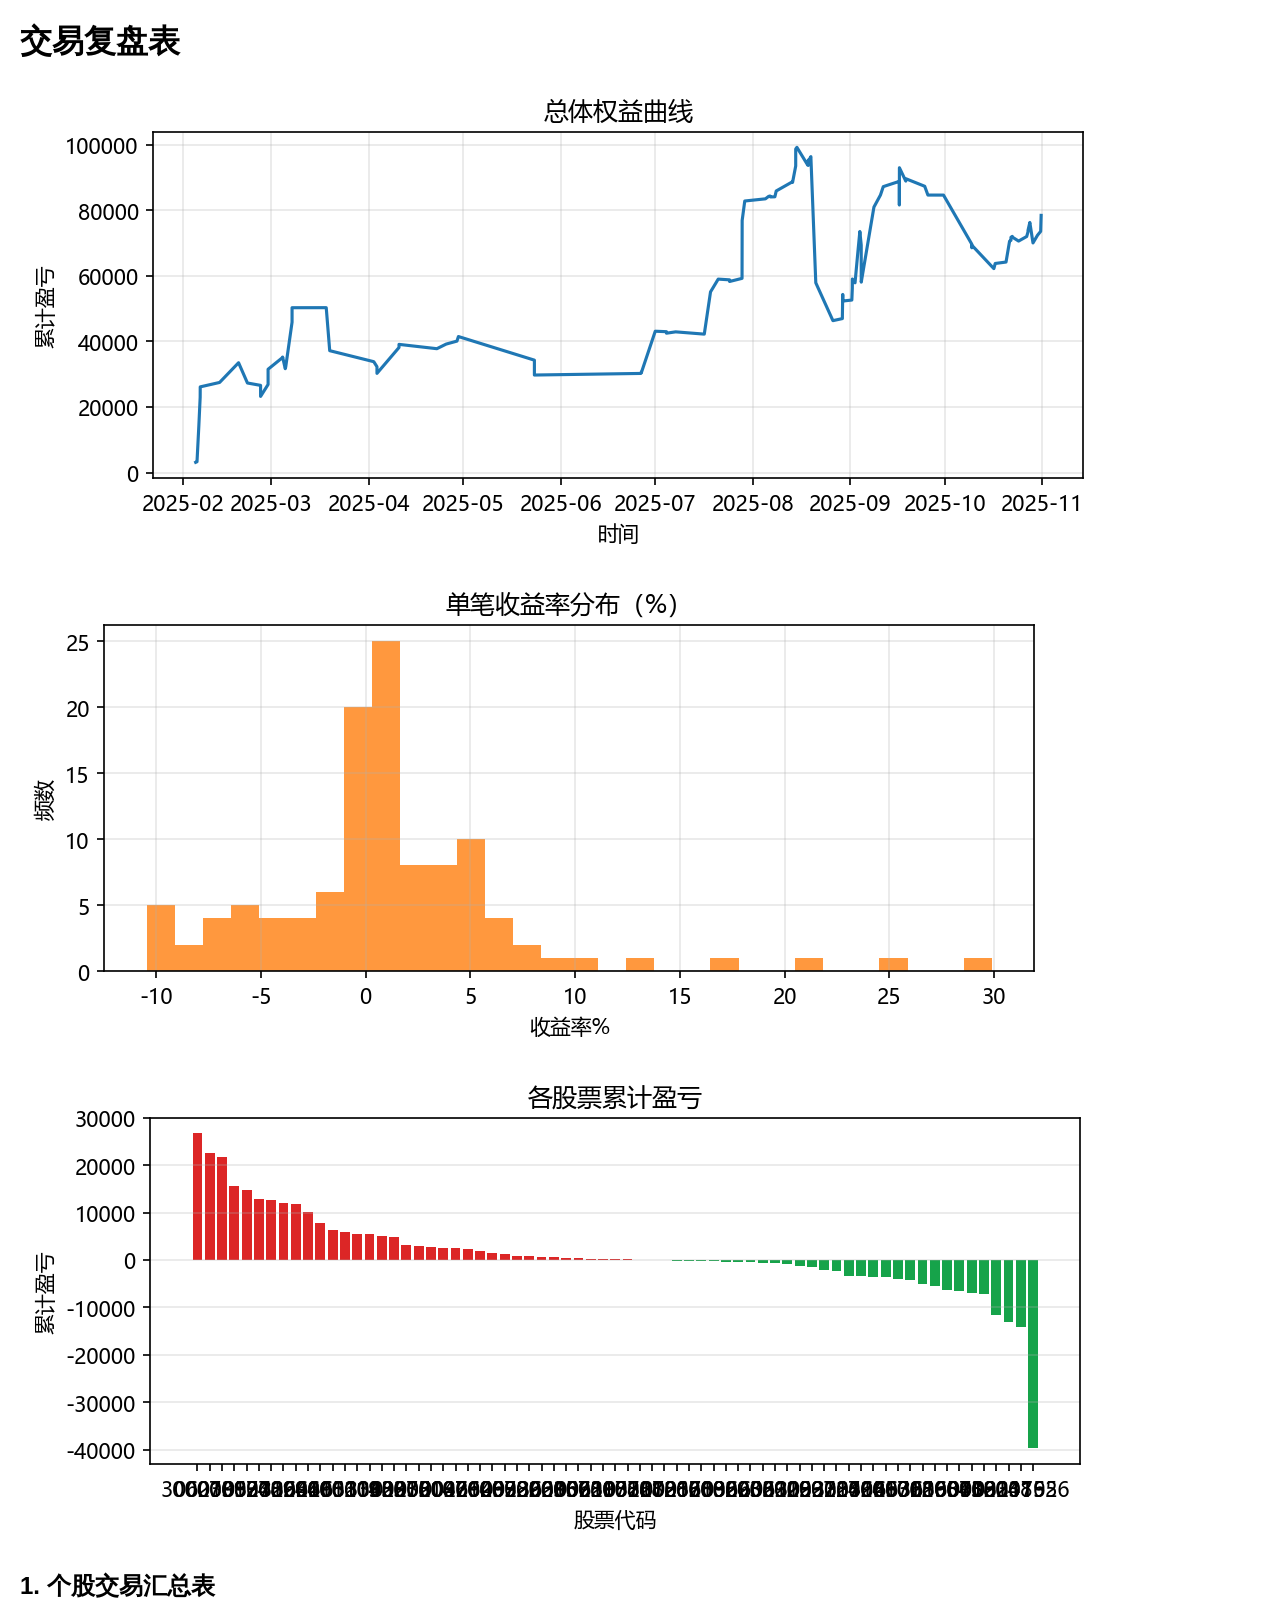
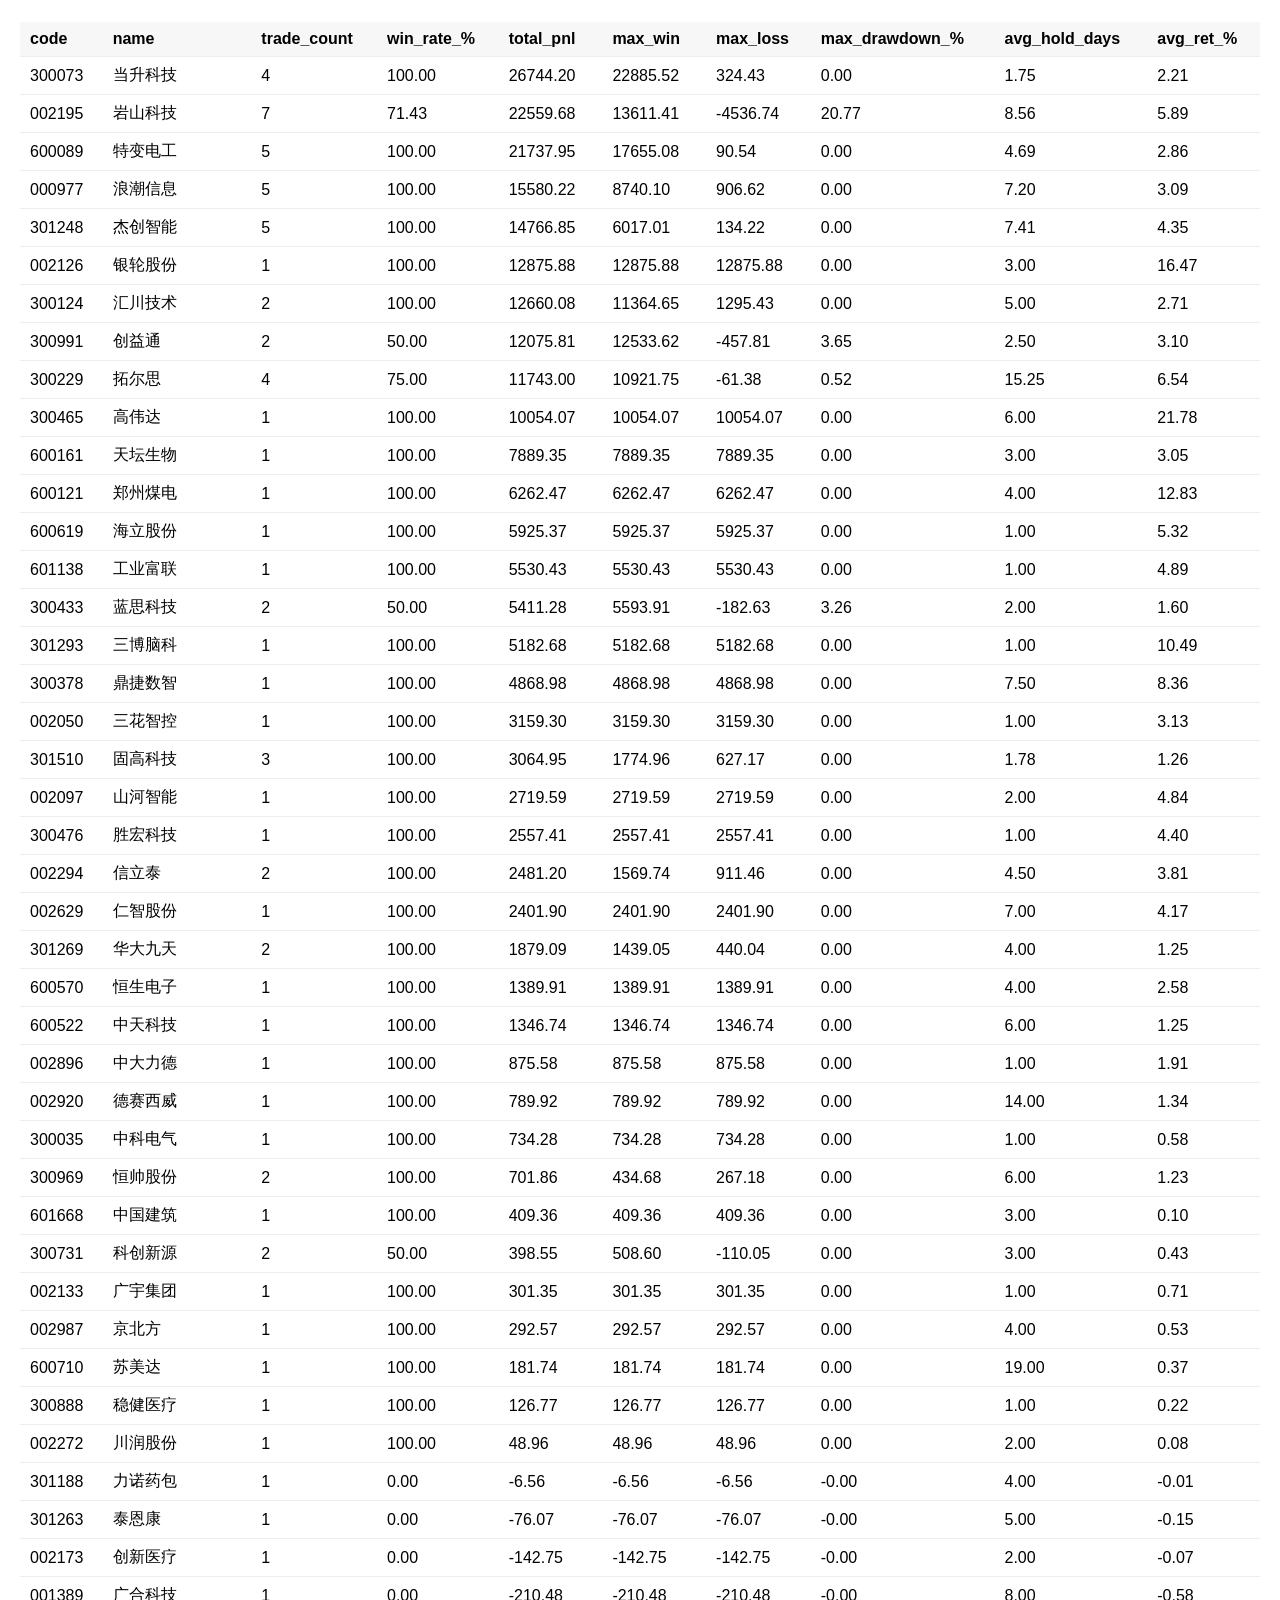
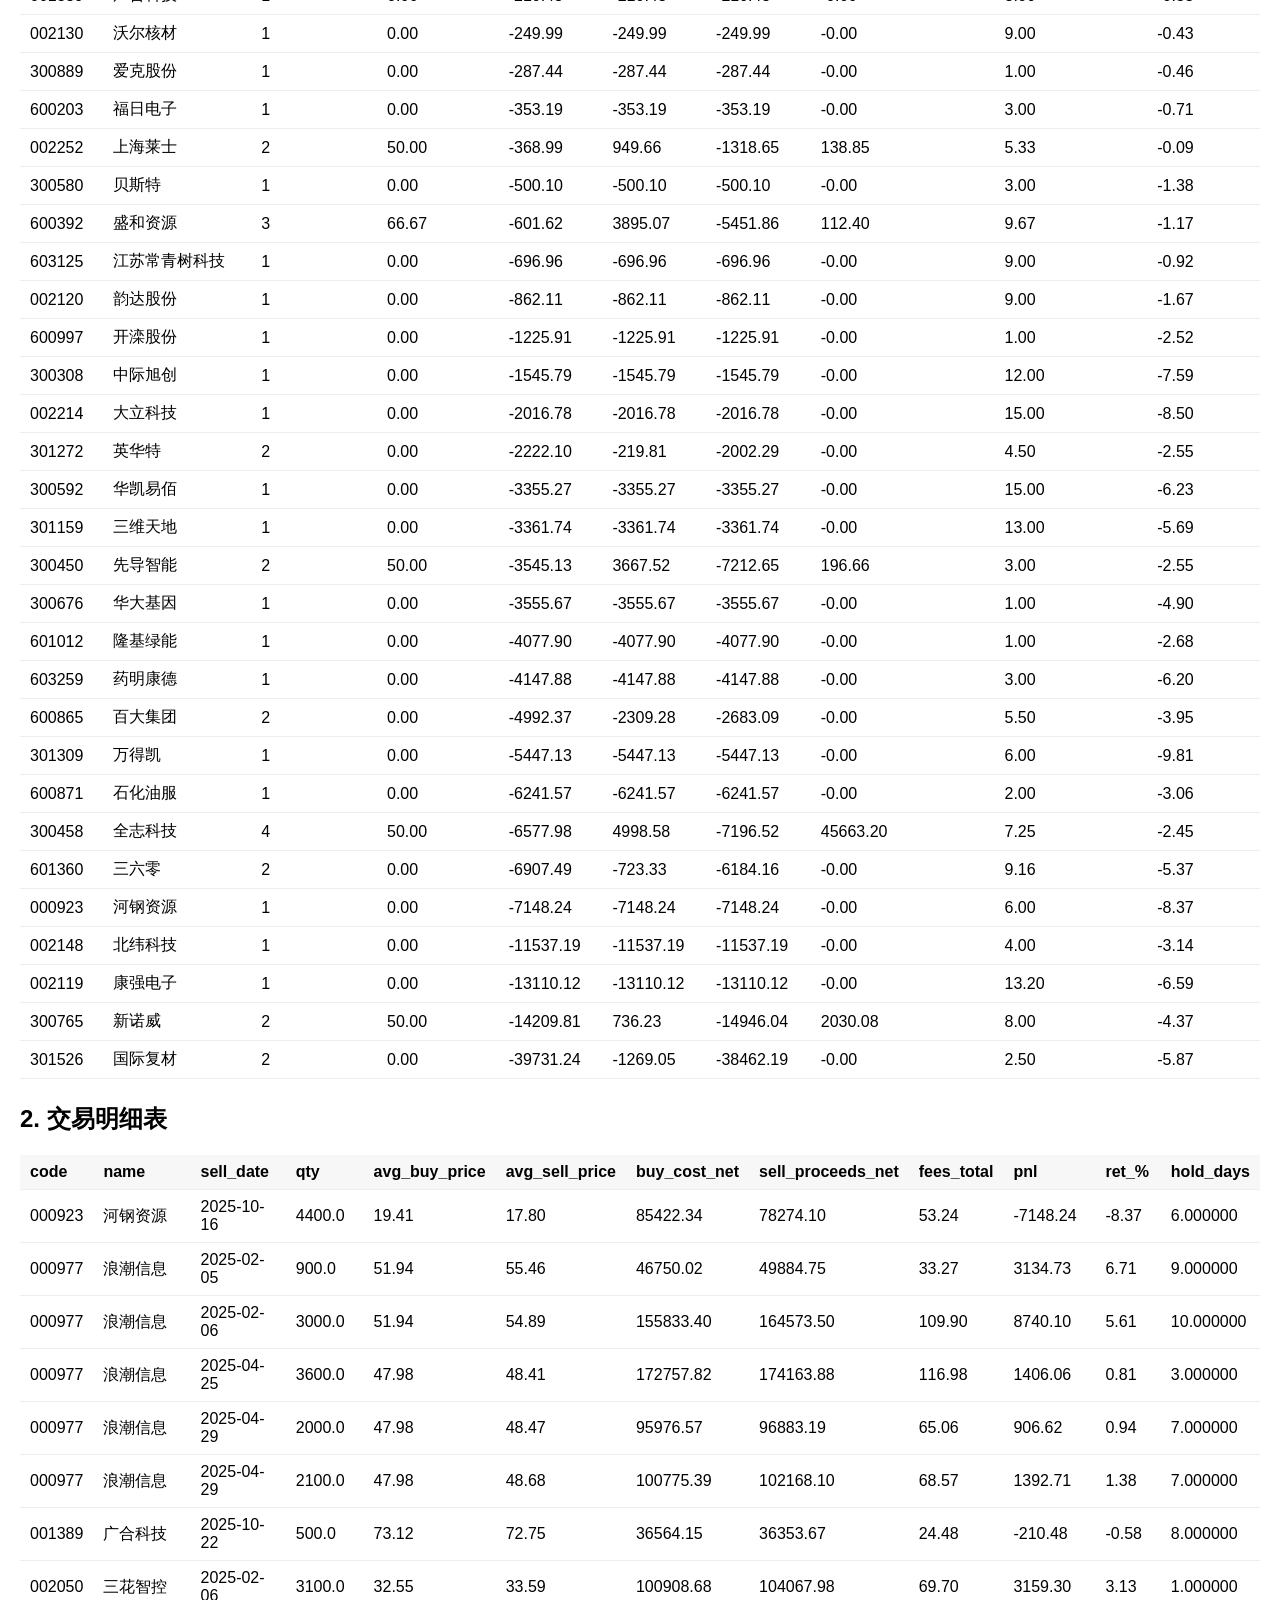
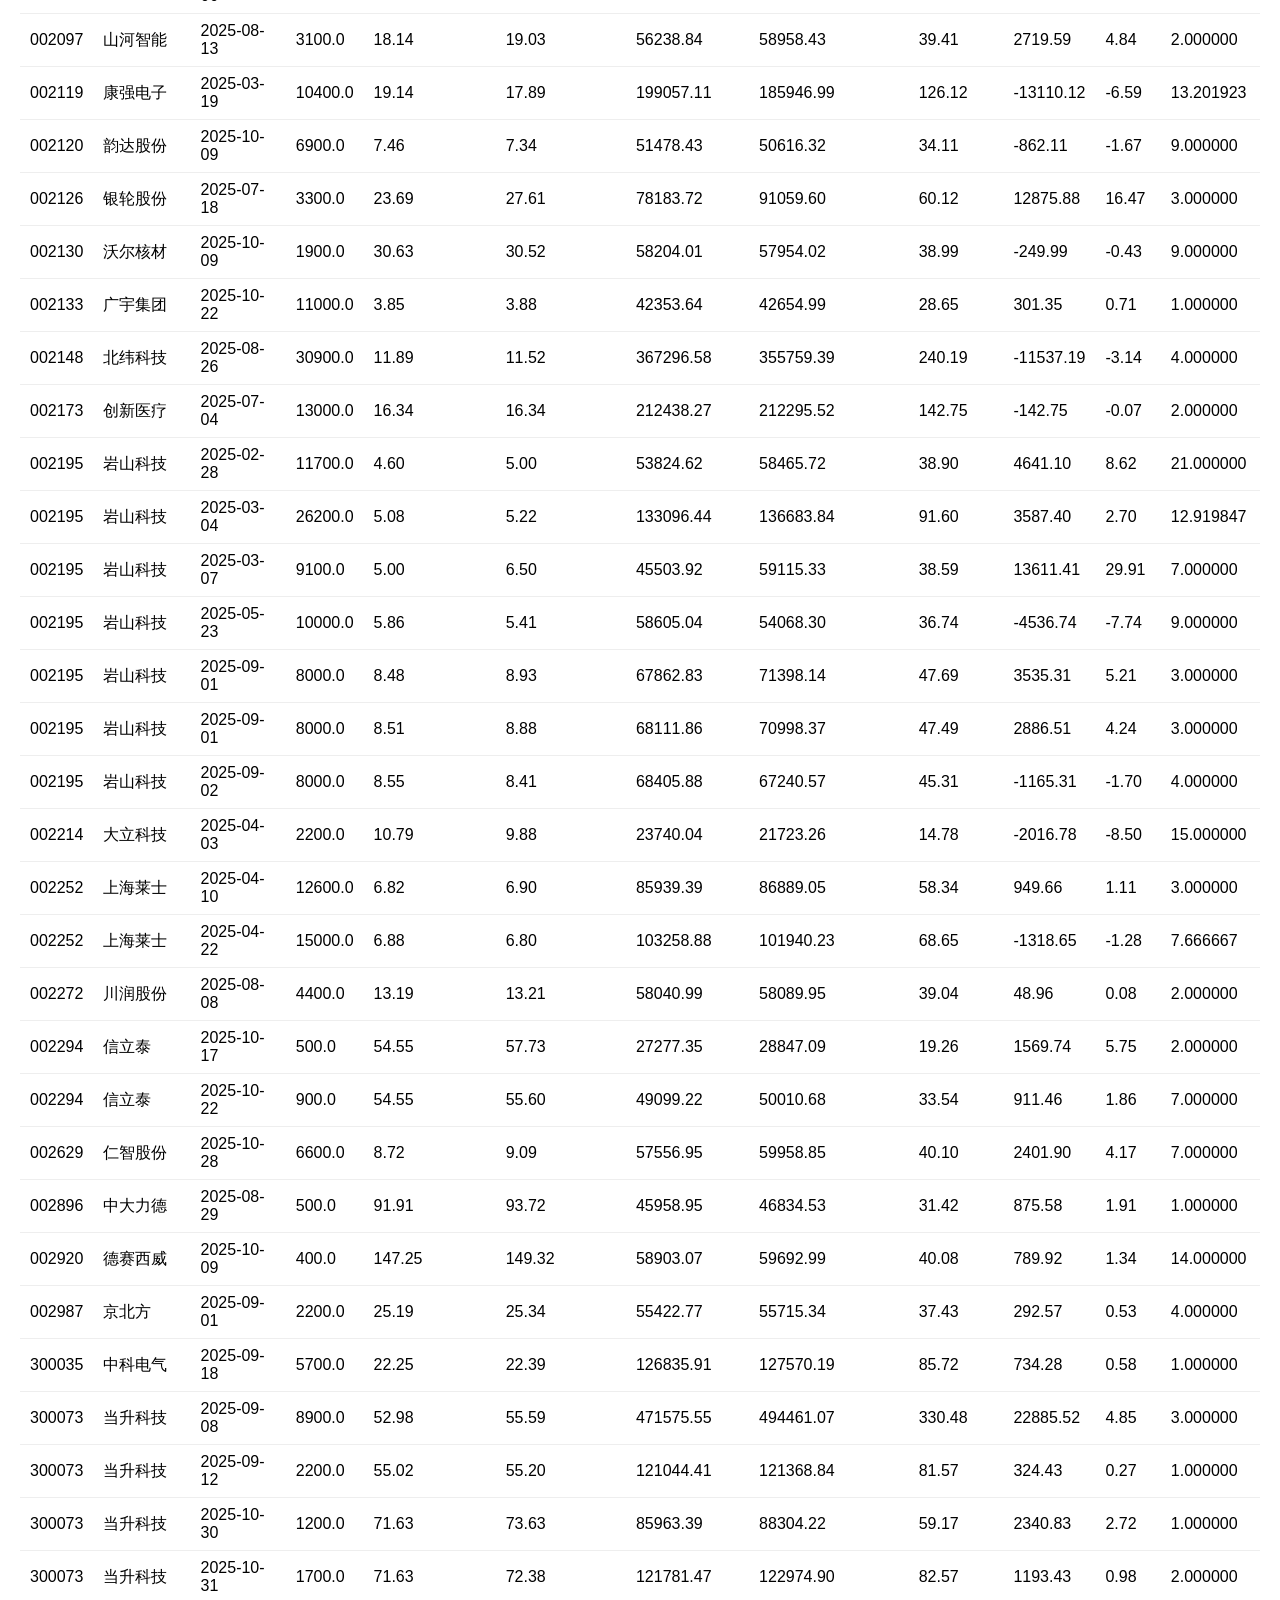
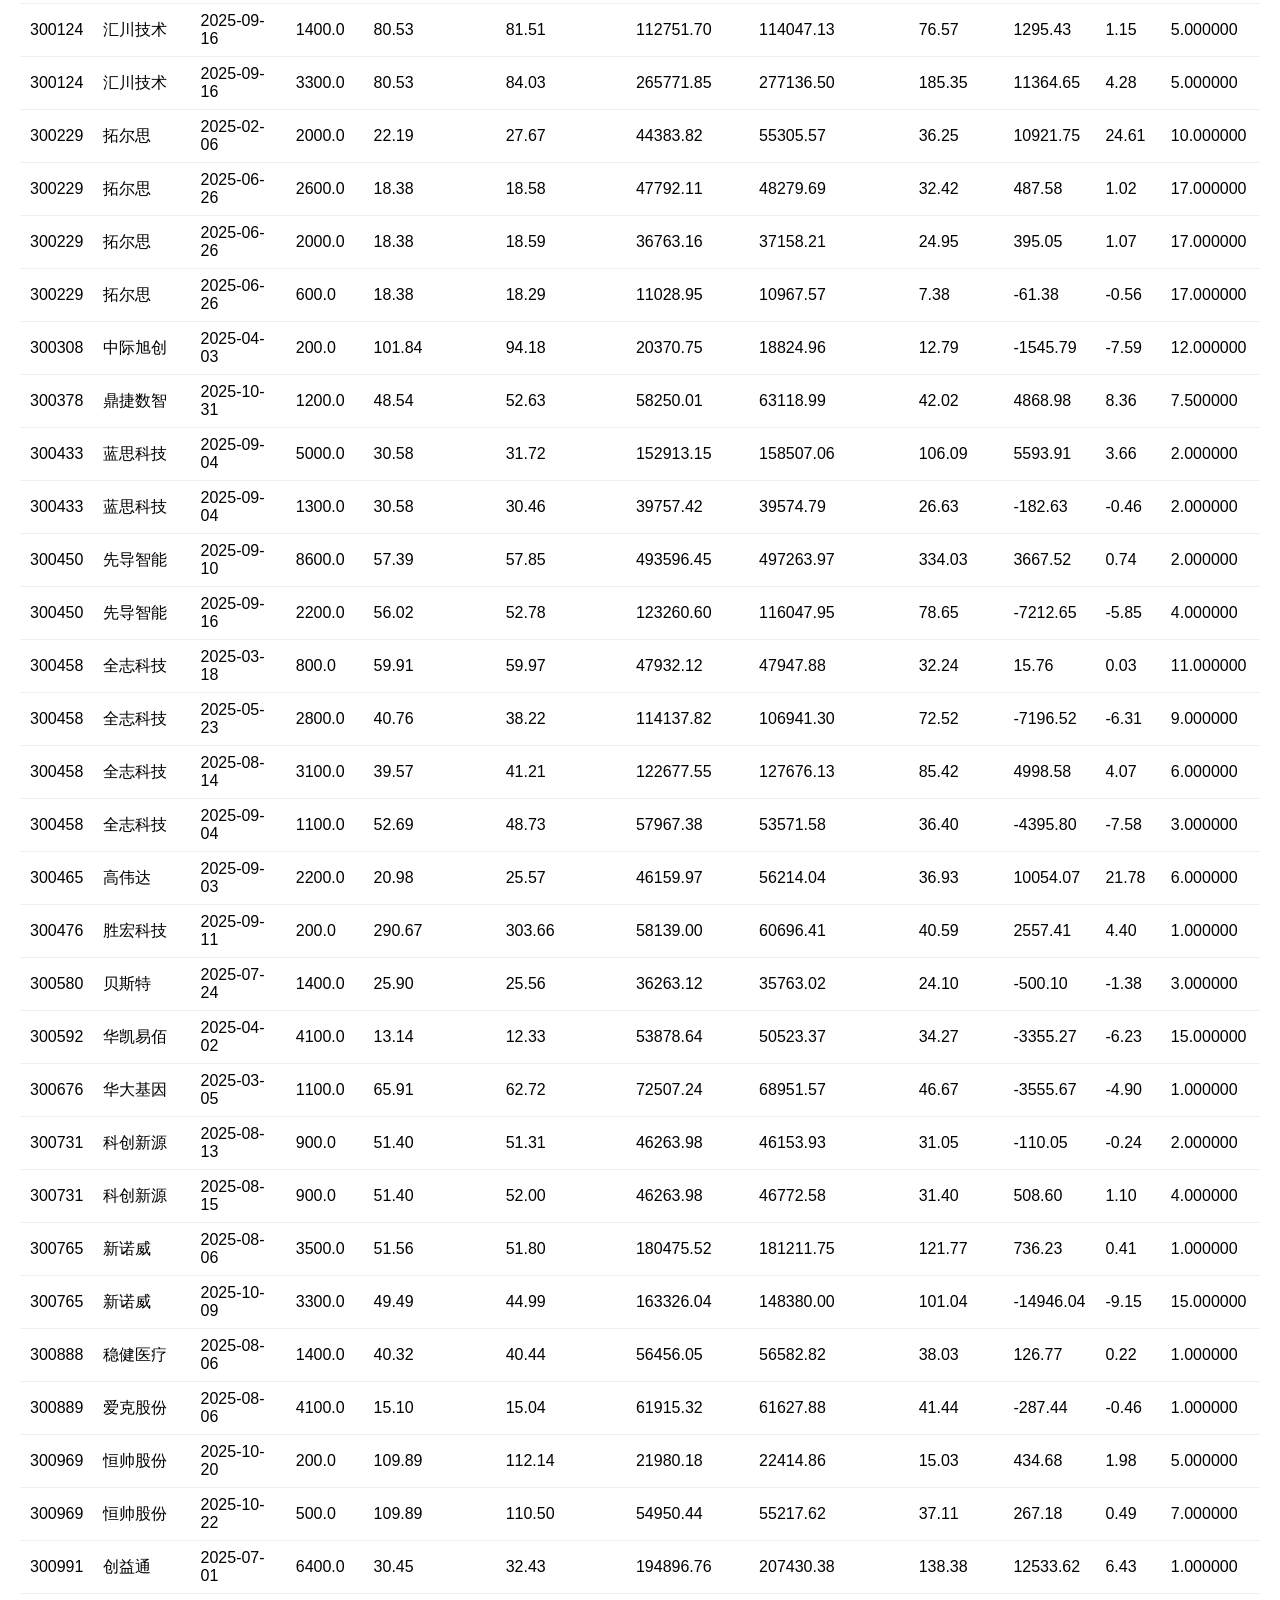
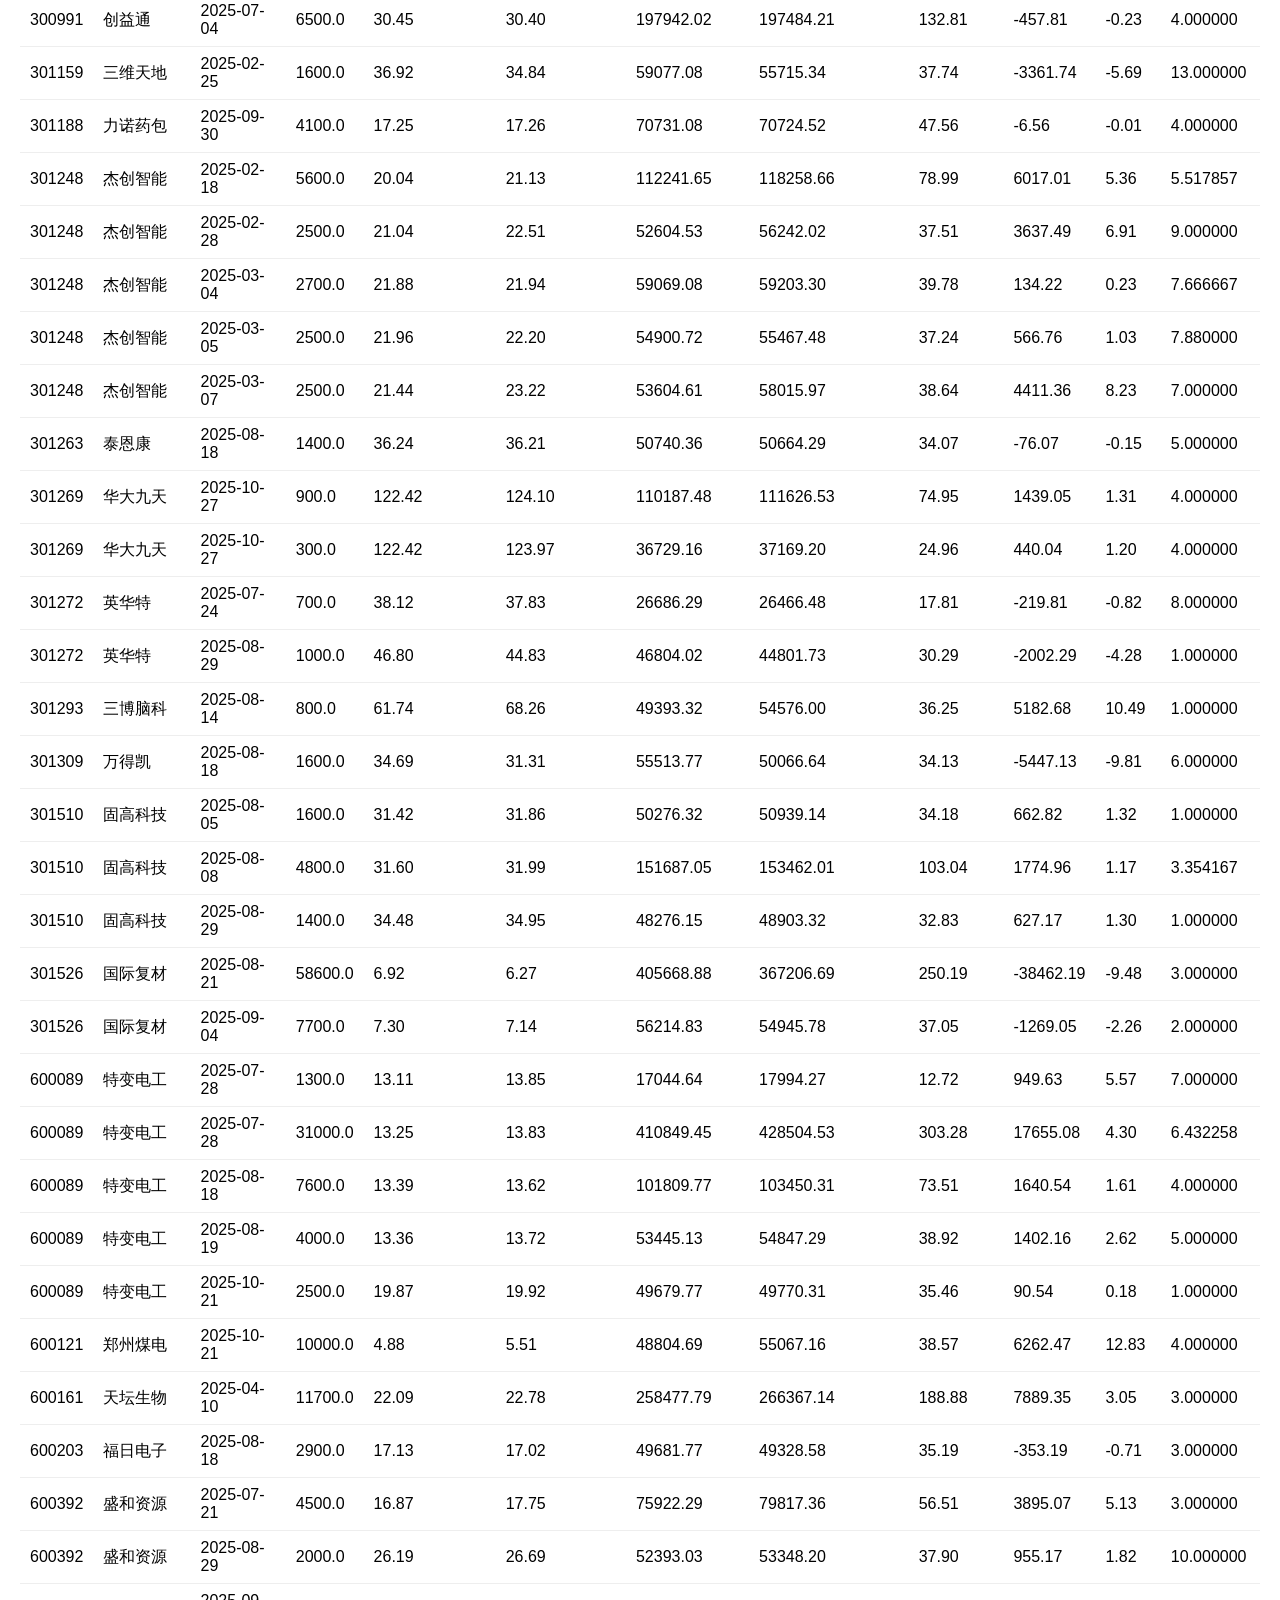
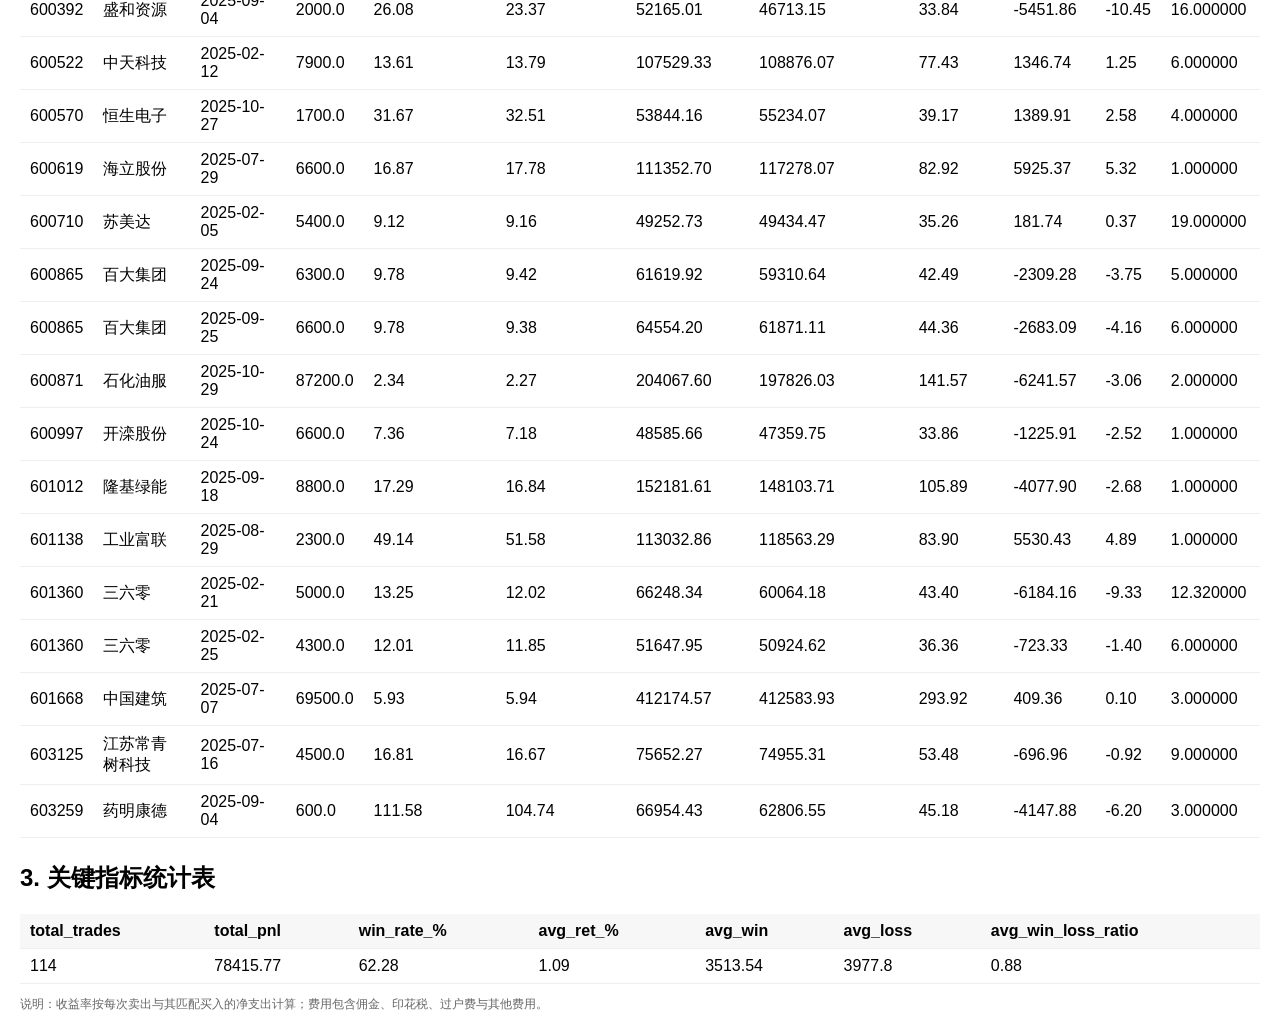
<file: apps/trade_review/reports/trade_review.html>
<html>
    <head>
      <meta charset='utf-8'>
      <title>交易复盘表</title>
      
    <style>
    body { font-family: 'Microsoft YaHei', Arial, sans-serif; margin: 20px; }
    h2 { margin-top: 24px; }
    .table { width: 100%; border-collapse: collapse; }
    .table th, .table td { padding: 8px 10px; border-bottom: 1px solid #eee; }
    .table th { background: #f7f7f7; text-align: left; }
    .grid { display: grid; grid-template-columns: 1fr; gap: 18px; }
    .chart { width: 100%; }
    .note { color: #666; font-size: 12px; }
    </style>
    
    </head>
    <body>
      <h1>交易复盘表</h1>
      <div class='grid'>
        <div class='chart'><img src='[data-uri]' /></div>
        <div class='chart'><img src='[data-uri]' /></div>
        <div class='chart'><img src='[data-uri]' /></div>
      </div>

      <h2>1. 个股交易汇总表</h2>
      <table class="dataframe table">
  <thead>
    <tr style="text-align: right;">
      <th>code</th>
      <th>name</th>
      <th>trade_count</th>
      <th>win_rate_%</th>
      <th>total_pnl</th>
      <th>max_win</th>
      <th>max_loss</th>
      <th>max_drawdown_%</th>
      <th>avg_hold_days</th>
      <th>avg_ret_%</th>
    </tr>
  </thead>
  <tbody>
    <tr>
      <td>300073</td>
      <td>当升科技</td>
      <td>4</td>
      <td>100.00</td>
      <td>26744.20</td>
      <td>22885.52</td>
      <td>324.43</td>
      <td>0.00</td>
      <td>1.75</td>
      <td>2.21</td>
    </tr>
    <tr>
      <td>002195</td>
      <td>岩山科技</td>
      <td>7</td>
      <td>71.43</td>
      <td>22559.68</td>
      <td>13611.41</td>
      <td>-4536.74</td>
      <td>20.77</td>
      <td>8.56</td>
      <td>5.89</td>
    </tr>
    <tr>
      <td>600089</td>
      <td>特变电工</td>
      <td>5</td>
      <td>100.00</td>
      <td>21737.95</td>
      <td>17655.08</td>
      <td>90.54</td>
      <td>0.00</td>
      <td>4.69</td>
      <td>2.86</td>
    </tr>
    <tr>
      <td>000977</td>
      <td>浪潮信息</td>
      <td>5</td>
      <td>100.00</td>
      <td>15580.22</td>
      <td>8740.10</td>
      <td>906.62</td>
      <td>0.00</td>
      <td>7.20</td>
      <td>3.09</td>
    </tr>
    <tr>
      <td>301248</td>
      <td>杰创智能</td>
      <td>5</td>
      <td>100.00</td>
      <td>14766.85</td>
      <td>6017.01</td>
      <td>134.22</td>
      <td>0.00</td>
      <td>7.41</td>
      <td>4.35</td>
    </tr>
    <tr>
      <td>002126</td>
      <td>银轮股份</td>
      <td>1</td>
      <td>100.00</td>
      <td>12875.88</td>
      <td>12875.88</td>
      <td>12875.88</td>
      <td>0.00</td>
      <td>3.00</td>
      <td>16.47</td>
    </tr>
    <tr>
      <td>300124</td>
      <td>汇川技术</td>
      <td>2</td>
      <td>100.00</td>
      <td>12660.08</td>
      <td>11364.65</td>
      <td>1295.43</td>
      <td>0.00</td>
      <td>5.00</td>
      <td>2.71</td>
    </tr>
    <tr>
      <td>300991</td>
      <td>创益通</td>
      <td>2</td>
      <td>50.00</td>
      <td>12075.81</td>
      <td>12533.62</td>
      <td>-457.81</td>
      <td>3.65</td>
      <td>2.50</td>
      <td>3.10</td>
    </tr>
    <tr>
      <td>300229</td>
      <td>拓尔思</td>
      <td>4</td>
      <td>75.00</td>
      <td>11743.00</td>
      <td>10921.75</td>
      <td>-61.38</td>
      <td>0.52</td>
      <td>15.25</td>
      <td>6.54</td>
    </tr>
    <tr>
      <td>300465</td>
      <td>高伟达</td>
      <td>1</td>
      <td>100.00</td>
      <td>10054.07</td>
      <td>10054.07</td>
      <td>10054.07</td>
      <td>0.00</td>
      <td>6.00</td>
      <td>21.78</td>
    </tr>
    <tr>
      <td>600161</td>
      <td>天坛生物</td>
      <td>1</td>
      <td>100.00</td>
      <td>7889.35</td>
      <td>7889.35</td>
      <td>7889.35</td>
      <td>0.00</td>
      <td>3.00</td>
      <td>3.05</td>
    </tr>
    <tr>
      <td>600121</td>
      <td>郑州煤电</td>
      <td>1</td>
      <td>100.00</td>
      <td>6262.47</td>
      <td>6262.47</td>
      <td>6262.47</td>
      <td>0.00</td>
      <td>4.00</td>
      <td>12.83</td>
    </tr>
    <tr>
      <td>600619</td>
      <td>海立股份</td>
      <td>1</td>
      <td>100.00</td>
      <td>5925.37</td>
      <td>5925.37</td>
      <td>5925.37</td>
      <td>0.00</td>
      <td>1.00</td>
      <td>5.32</td>
    </tr>
    <tr>
      <td>601138</td>
      <td>工业富联</td>
      <td>1</td>
      <td>100.00</td>
      <td>5530.43</td>
      <td>5530.43</td>
      <td>5530.43</td>
      <td>0.00</td>
      <td>1.00</td>
      <td>4.89</td>
    </tr>
    <tr>
      <td>300433</td>
      <td>蓝思科技</td>
      <td>2</td>
      <td>50.00</td>
      <td>5411.28</td>
      <td>5593.91</td>
      <td>-182.63</td>
      <td>3.26</td>
      <td>2.00</td>
      <td>1.60</td>
    </tr>
    <tr>
      <td>301293</td>
      <td>三博脑科</td>
      <td>1</td>
      <td>100.00</td>
      <td>5182.68</td>
      <td>5182.68</td>
      <td>5182.68</td>
      <td>0.00</td>
      <td>1.00</td>
      <td>10.49</td>
    </tr>
    <tr>
      <td>300378</td>
      <td>鼎捷数智</td>
      <td>1</td>
      <td>100.00</td>
      <td>4868.98</td>
      <td>4868.98</td>
      <td>4868.98</td>
      <td>0.00</td>
      <td>7.50</td>
      <td>8.36</td>
    </tr>
    <tr>
      <td>002050</td>
      <td>三花智控</td>
      <td>1</td>
      <td>100.00</td>
      <td>3159.30</td>
      <td>3159.30</td>
      <td>3159.30</td>
      <td>0.00</td>
      <td>1.00</td>
      <td>3.13</td>
    </tr>
    <tr>
      <td>301510</td>
      <td>固高科技</td>
      <td>3</td>
      <td>100.00</td>
      <td>3064.95</td>
      <td>1774.96</td>
      <td>627.17</td>
      <td>0.00</td>
      <td>1.78</td>
      <td>1.26</td>
    </tr>
    <tr>
      <td>002097</td>
      <td>山河智能</td>
      <td>1</td>
      <td>100.00</td>
      <td>2719.59</td>
      <td>2719.59</td>
      <td>2719.59</td>
      <td>0.00</td>
      <td>2.00</td>
      <td>4.84</td>
    </tr>
    <tr>
      <td>300476</td>
      <td>胜宏科技</td>
      <td>1</td>
      <td>100.00</td>
      <td>2557.41</td>
      <td>2557.41</td>
      <td>2557.41</td>
      <td>0.00</td>
      <td>1.00</td>
      <td>4.40</td>
    </tr>
    <tr>
      <td>002294</td>
      <td>信立泰</td>
      <td>2</td>
      <td>100.00</td>
      <td>2481.20</td>
      <td>1569.74</td>
      <td>911.46</td>
      <td>0.00</td>
      <td>4.50</td>
      <td>3.81</td>
    </tr>
    <tr>
      <td>002629</td>
      <td>仁智股份</td>
      <td>1</td>
      <td>100.00</td>
      <td>2401.90</td>
      <td>2401.90</td>
      <td>2401.90</td>
      <td>0.00</td>
      <td>7.00</td>
      <td>4.17</td>
    </tr>
    <tr>
      <td>301269</td>
      <td>华大九天</td>
      <td>2</td>
      <td>100.00</td>
      <td>1879.09</td>
      <td>1439.05</td>
      <td>440.04</td>
      <td>0.00</td>
      <td>4.00</td>
      <td>1.25</td>
    </tr>
    <tr>
      <td>600570</td>
      <td>恒生电子</td>
      <td>1</td>
      <td>100.00</td>
      <td>1389.91</td>
      <td>1389.91</td>
      <td>1389.91</td>
      <td>0.00</td>
      <td>4.00</td>
      <td>2.58</td>
    </tr>
    <tr>
      <td>600522</td>
      <td>中天科技</td>
      <td>1</td>
      <td>100.00</td>
      <td>1346.74</td>
      <td>1346.74</td>
      <td>1346.74</td>
      <td>0.00</td>
      <td>6.00</td>
      <td>1.25</td>
    </tr>
    <tr>
      <td>002896</td>
      <td>中大力德</td>
      <td>1</td>
      <td>100.00</td>
      <td>875.58</td>
      <td>875.58</td>
      <td>875.58</td>
      <td>0.00</td>
      <td>1.00</td>
      <td>1.91</td>
    </tr>
    <tr>
      <td>002920</td>
      <td>德赛西威</td>
      <td>1</td>
      <td>100.00</td>
      <td>789.92</td>
      <td>789.92</td>
      <td>789.92</td>
      <td>0.00</td>
      <td>14.00</td>
      <td>1.34</td>
    </tr>
    <tr>
      <td>300035</td>
      <td>中科电气</td>
      <td>1</td>
      <td>100.00</td>
      <td>734.28</td>
      <td>734.28</td>
      <td>734.28</td>
      <td>0.00</td>
      <td>1.00</td>
      <td>0.58</td>
    </tr>
    <tr>
      <td>300969</td>
      <td>恒帅股份</td>
      <td>2</td>
      <td>100.00</td>
      <td>701.86</td>
      <td>434.68</td>
      <td>267.18</td>
      <td>0.00</td>
      <td>6.00</td>
      <td>1.23</td>
    </tr>
    <tr>
      <td>601668</td>
      <td>中国建筑</td>
      <td>1</td>
      <td>100.00</td>
      <td>409.36</td>
      <td>409.36</td>
      <td>409.36</td>
      <td>0.00</td>
      <td>3.00</td>
      <td>0.10</td>
    </tr>
    <tr>
      <td>300731</td>
      <td>科创新源</td>
      <td>2</td>
      <td>50.00</td>
      <td>398.55</td>
      <td>508.60</td>
      <td>-110.05</td>
      <td>0.00</td>
      <td>3.00</td>
      <td>0.43</td>
    </tr>
    <tr>
      <td>002133</td>
      <td>广宇集团</td>
      <td>1</td>
      <td>100.00</td>
      <td>301.35</td>
      <td>301.35</td>
      <td>301.35</td>
      <td>0.00</td>
      <td>1.00</td>
      <td>0.71</td>
    </tr>
    <tr>
      <td>002987</td>
      <td>京北方</td>
      <td>1</td>
      <td>100.00</td>
      <td>292.57</td>
      <td>292.57</td>
      <td>292.57</td>
      <td>0.00</td>
      <td>4.00</td>
      <td>0.53</td>
    </tr>
    <tr>
      <td>600710</td>
      <td>苏美达</td>
      <td>1</td>
      <td>100.00</td>
      <td>181.74</td>
      <td>181.74</td>
      <td>181.74</td>
      <td>0.00</td>
      <td>19.00</td>
      <td>0.37</td>
    </tr>
    <tr>
      <td>300888</td>
      <td>稳健医疗</td>
      <td>1</td>
      <td>100.00</td>
      <td>126.77</td>
      <td>126.77</td>
      <td>126.77</td>
      <td>0.00</td>
      <td>1.00</td>
      <td>0.22</td>
    </tr>
    <tr>
      <td>002272</td>
      <td>川润股份</td>
      <td>1</td>
      <td>100.00</td>
      <td>48.96</td>
      <td>48.96</td>
      <td>48.96</td>
      <td>0.00</td>
      <td>2.00</td>
      <td>0.08</td>
    </tr>
    <tr>
      <td>301188</td>
      <td>力诺药包</td>
      <td>1</td>
      <td>0.00</td>
      <td>-6.56</td>
      <td>-6.56</td>
      <td>-6.56</td>
      <td>-0.00</td>
      <td>4.00</td>
      <td>-0.01</td>
    </tr>
    <tr>
      <td>301263</td>
      <td>泰恩康</td>
      <td>1</td>
      <td>0.00</td>
      <td>-76.07</td>
      <td>-76.07</td>
      <td>-76.07</td>
      <td>-0.00</td>
      <td>5.00</td>
      <td>-0.15</td>
    </tr>
    <tr>
      <td>002173</td>
      <td>创新医疗</td>
      <td>1</td>
      <td>0.00</td>
      <td>-142.75</td>
      <td>-142.75</td>
      <td>-142.75</td>
      <td>-0.00</td>
      <td>2.00</td>
      <td>-0.07</td>
    </tr>
    <tr>
      <td>001389</td>
      <td>广合科技</td>
      <td>1</td>
      <td>0.00</td>
      <td>-210.48</td>
      <td>-210.48</td>
      <td>-210.48</td>
      <td>-0.00</td>
      <td>8.00</td>
      <td>-0.58</td>
    </tr>
    <tr>
      <td>002130</td>
      <td>沃尔核材</td>
      <td>1</td>
      <td>0.00</td>
      <td>-249.99</td>
      <td>-249.99</td>
      <td>-249.99</td>
      <td>-0.00</td>
      <td>9.00</td>
      <td>-0.43</td>
    </tr>
    <tr>
      <td>300889</td>
      <td>爱克股份</td>
      <td>1</td>
      <td>0.00</td>
      <td>-287.44</td>
      <td>-287.44</td>
      <td>-287.44</td>
      <td>-0.00</td>
      <td>1.00</td>
      <td>-0.46</td>
    </tr>
    <tr>
      <td>600203</td>
      <td>福日电子</td>
      <td>1</td>
      <td>0.00</td>
      <td>-353.19</td>
      <td>-353.19</td>
      <td>-353.19</td>
      <td>-0.00</td>
      <td>3.00</td>
      <td>-0.71</td>
    </tr>
    <tr>
      <td>002252</td>
      <td>上海莱士</td>
      <td>2</td>
      <td>50.00</td>
      <td>-368.99</td>
      <td>949.66</td>
      <td>-1318.65</td>
      <td>138.85</td>
      <td>5.33</td>
      <td>-0.09</td>
    </tr>
    <tr>
      <td>300580</td>
      <td>贝斯特</td>
      <td>1</td>
      <td>0.00</td>
      <td>-500.10</td>
      <td>-500.10</td>
      <td>-500.10</td>
      <td>-0.00</td>
      <td>3.00</td>
      <td>-1.38</td>
    </tr>
    <tr>
      <td>600392</td>
      <td>盛和资源</td>
      <td>3</td>
      <td>66.67</td>
      <td>-601.62</td>
      <td>3895.07</td>
      <td>-5451.86</td>
      <td>112.40</td>
      <td>9.67</td>
      <td>-1.17</td>
    </tr>
    <tr>
      <td>603125</td>
      <td>江苏常青树科技</td>
      <td>1</td>
      <td>0.00</td>
      <td>-696.96</td>
      <td>-696.96</td>
      <td>-696.96</td>
      <td>-0.00</td>
      <td>9.00</td>
      <td>-0.92</td>
    </tr>
    <tr>
      <td>002120</td>
      <td>韵达股份</td>
      <td>1</td>
      <td>0.00</td>
      <td>-862.11</td>
      <td>-862.11</td>
      <td>-862.11</td>
      <td>-0.00</td>
      <td>9.00</td>
      <td>-1.67</td>
    </tr>
    <tr>
      <td>600997</td>
      <td>开滦股份</td>
      <td>1</td>
      <td>0.00</td>
      <td>-1225.91</td>
      <td>-1225.91</td>
      <td>-1225.91</td>
      <td>-0.00</td>
      <td>1.00</td>
      <td>-2.52</td>
    </tr>
    <tr>
      <td>300308</td>
      <td>中际旭创</td>
      <td>1</td>
      <td>0.00</td>
      <td>-1545.79</td>
      <td>-1545.79</td>
      <td>-1545.79</td>
      <td>-0.00</td>
      <td>12.00</td>
      <td>-7.59</td>
    </tr>
    <tr>
      <td>002214</td>
      <td>大立科技</td>
      <td>1</td>
      <td>0.00</td>
      <td>-2016.78</td>
      <td>-2016.78</td>
      <td>-2016.78</td>
      <td>-0.00</td>
      <td>15.00</td>
      <td>-8.50</td>
    </tr>
    <tr>
      <td>301272</td>
      <td>英华特</td>
      <td>2</td>
      <td>0.00</td>
      <td>-2222.10</td>
      <td>-219.81</td>
      <td>-2002.29</td>
      <td>-0.00</td>
      <td>4.50</td>
      <td>-2.55</td>
    </tr>
    <tr>
      <td>300592</td>
      <td>华凯易佰</td>
      <td>1</td>
      <td>0.00</td>
      <td>-3355.27</td>
      <td>-3355.27</td>
      <td>-3355.27</td>
      <td>-0.00</td>
      <td>15.00</td>
      <td>-6.23</td>
    </tr>
    <tr>
      <td>301159</td>
      <td>三维天地</td>
      <td>1</td>
      <td>0.00</td>
      <td>-3361.74</td>
      <td>-3361.74</td>
      <td>-3361.74</td>
      <td>-0.00</td>
      <td>13.00</td>
      <td>-5.69</td>
    </tr>
    <tr>
      <td>300450</td>
      <td>先导智能</td>
      <td>2</td>
      <td>50.00</td>
      <td>-3545.13</td>
      <td>3667.52</td>
      <td>-7212.65</td>
      <td>196.66</td>
      <td>3.00</td>
      <td>-2.55</td>
    </tr>
    <tr>
      <td>300676</td>
      <td>华大基因</td>
      <td>1</td>
      <td>0.00</td>
      <td>-3555.67</td>
      <td>-3555.67</td>
      <td>-3555.67</td>
      <td>-0.00</td>
      <td>1.00</td>
      <td>-4.90</td>
    </tr>
    <tr>
      <td>601012</td>
      <td>隆基绿能</td>
      <td>1</td>
      <td>0.00</td>
      <td>-4077.90</td>
      <td>-4077.90</td>
      <td>-4077.90</td>
      <td>-0.00</td>
      <td>1.00</td>
      <td>-2.68</td>
    </tr>
    <tr>
      <td>603259</td>
      <td>药明康德</td>
      <td>1</td>
      <td>0.00</td>
      <td>-4147.88</td>
      <td>-4147.88</td>
      <td>-4147.88</td>
      <td>-0.00</td>
      <td>3.00</td>
      <td>-6.20</td>
    </tr>
    <tr>
      <td>600865</td>
      <td>百大集团</td>
      <td>2</td>
      <td>0.00</td>
      <td>-4992.37</td>
      <td>-2309.28</td>
      <td>-2683.09</td>
      <td>-0.00</td>
      <td>5.50</td>
      <td>-3.95</td>
    </tr>
    <tr>
      <td>301309</td>
      <td>万得凯</td>
      <td>1</td>
      <td>0.00</td>
      <td>-5447.13</td>
      <td>-5447.13</td>
      <td>-5447.13</td>
      <td>-0.00</td>
      <td>6.00</td>
      <td>-9.81</td>
    </tr>
    <tr>
      <td>600871</td>
      <td>石化油服</td>
      <td>1</td>
      <td>0.00</td>
      <td>-6241.57</td>
      <td>-6241.57</td>
      <td>-6241.57</td>
      <td>-0.00</td>
      <td>2.00</td>
      <td>-3.06</td>
    </tr>
    <tr>
      <td>300458</td>
      <td>全志科技</td>
      <td>4</td>
      <td>50.00</td>
      <td>-6577.98</td>
      <td>4998.58</td>
      <td>-7196.52</td>
      <td>45663.20</td>
      <td>7.25</td>
      <td>-2.45</td>
    </tr>
    <tr>
      <td>601360</td>
      <td>三六零</td>
      <td>2</td>
      <td>0.00</td>
      <td>-6907.49</td>
      <td>-723.33</td>
      <td>-6184.16</td>
      <td>-0.00</td>
      <td>9.16</td>
      <td>-5.37</td>
    </tr>
    <tr>
      <td>000923</td>
      <td>河钢资源</td>
      <td>1</td>
      <td>0.00</td>
      <td>-7148.24</td>
      <td>-7148.24</td>
      <td>-7148.24</td>
      <td>-0.00</td>
      <td>6.00</td>
      <td>-8.37</td>
    </tr>
    <tr>
      <td>002148</td>
      <td>北纬科技</td>
      <td>1</td>
      <td>0.00</td>
      <td>-11537.19</td>
      <td>-11537.19</td>
      <td>-11537.19</td>
      <td>-0.00</td>
      <td>4.00</td>
      <td>-3.14</td>
    </tr>
    <tr>
      <td>002119</td>
      <td>康强电子</td>
      <td>1</td>
      <td>0.00</td>
      <td>-13110.12</td>
      <td>-13110.12</td>
      <td>-13110.12</td>
      <td>-0.00</td>
      <td>13.20</td>
      <td>-6.59</td>
    </tr>
    <tr>
      <td>300765</td>
      <td>新诺威</td>
      <td>2</td>
      <td>50.00</td>
      <td>-14209.81</td>
      <td>736.23</td>
      <td>-14946.04</td>
      <td>2030.08</td>
      <td>8.00</td>
      <td>-4.37</td>
    </tr>
    <tr>
      <td>301526</td>
      <td>国际复材</td>
      <td>2</td>
      <td>0.00</td>
      <td>-39731.24</td>
      <td>-1269.05</td>
      <td>-38462.19</td>
      <td>-0.00</td>
      <td>2.50</td>
      <td>-5.87</td>
    </tr>
  </tbody>
</table>

      <h2>2. 交易明细表</h2>
      <table class="dataframe table">
  <thead>
    <tr style="text-align: right;">
      <th>code</th>
      <th>name</th>
      <th>sell_date</th>
      <th>qty</th>
      <th>avg_buy_price</th>
      <th>avg_sell_price</th>
      <th>buy_cost_net</th>
      <th>sell_proceeds_net</th>
      <th>fees_total</th>
      <th>pnl</th>
      <th>ret_%</th>
      <th>hold_days</th>
    </tr>
  </thead>
  <tbody>
    <tr>
      <td>000923</td>
      <td>河钢资源</td>
      <td>2025-10-16</td>
      <td>4400.0</td>
      <td>19.41</td>
      <td>17.80</td>
      <td>85422.34</td>
      <td>78274.10</td>
      <td>53.24</td>
      <td>-7148.24</td>
      <td>-8.37</td>
      <td>6.000000</td>
    </tr>
    <tr>
      <td>000977</td>
      <td>浪潮信息</td>
      <td>2025-02-05</td>
      <td>900.0</td>
      <td>51.94</td>
      <td>55.46</td>
      <td>46750.02</td>
      <td>49884.75</td>
      <td>33.27</td>
      <td>3134.73</td>
      <td>6.71</td>
      <td>9.000000</td>
    </tr>
    <tr>
      <td>000977</td>
      <td>浪潮信息</td>
      <td>2025-02-06</td>
      <td>3000.0</td>
      <td>51.94</td>
      <td>54.89</td>
      <td>155833.40</td>
      <td>164573.50</td>
      <td>109.90</td>
      <td>8740.10</td>
      <td>5.61</td>
      <td>10.000000</td>
    </tr>
    <tr>
      <td>000977</td>
      <td>浪潮信息</td>
      <td>2025-04-25</td>
      <td>3600.0</td>
      <td>47.98</td>
      <td>48.41</td>
      <td>172757.82</td>
      <td>174163.88</td>
      <td>116.98</td>
      <td>1406.06</td>
      <td>0.81</td>
      <td>3.000000</td>
    </tr>
    <tr>
      <td>000977</td>
      <td>浪潮信息</td>
      <td>2025-04-29</td>
      <td>2000.0</td>
      <td>47.98</td>
      <td>48.47</td>
      <td>95976.57</td>
      <td>96883.19</td>
      <td>65.06</td>
      <td>906.62</td>
      <td>0.94</td>
      <td>7.000000</td>
    </tr>
    <tr>
      <td>000977</td>
      <td>浪潮信息</td>
      <td>2025-04-29</td>
      <td>2100.0</td>
      <td>47.98</td>
      <td>48.68</td>
      <td>100775.39</td>
      <td>102168.10</td>
      <td>68.57</td>
      <td>1392.71</td>
      <td>1.38</td>
      <td>7.000000</td>
    </tr>
    <tr>
      <td>001389</td>
      <td>广合科技</td>
      <td>2025-10-22</td>
      <td>500.0</td>
      <td>73.12</td>
      <td>72.75</td>
      <td>36564.15</td>
      <td>36353.67</td>
      <td>24.48</td>
      <td>-210.48</td>
      <td>-0.58</td>
      <td>8.000000</td>
    </tr>
    <tr>
      <td>002050</td>
      <td>三花智控</td>
      <td>2025-02-06</td>
      <td>3100.0</td>
      <td>32.55</td>
      <td>33.59</td>
      <td>100908.68</td>
      <td>104067.98</td>
      <td>69.70</td>
      <td>3159.30</td>
      <td>3.13</td>
      <td>1.000000</td>
    </tr>
    <tr>
      <td>002097</td>
      <td>山河智能</td>
      <td>2025-08-13</td>
      <td>3100.0</td>
      <td>18.14</td>
      <td>19.03</td>
      <td>56238.84</td>
      <td>58958.43</td>
      <td>39.41</td>
      <td>2719.59</td>
      <td>4.84</td>
      <td>2.000000</td>
    </tr>
    <tr>
      <td>002119</td>
      <td>康强电子</td>
      <td>2025-03-19</td>
      <td>10400.0</td>
      <td>19.14</td>
      <td>17.89</td>
      <td>199057.11</td>
      <td>185946.99</td>
      <td>126.12</td>
      <td>-13110.12</td>
      <td>-6.59</td>
      <td>13.201923</td>
    </tr>
    <tr>
      <td>002120</td>
      <td>韵达股份</td>
      <td>2025-10-09</td>
      <td>6900.0</td>
      <td>7.46</td>
      <td>7.34</td>
      <td>51478.43</td>
      <td>50616.32</td>
      <td>34.11</td>
      <td>-862.11</td>
      <td>-1.67</td>
      <td>9.000000</td>
    </tr>
    <tr>
      <td>002126</td>
      <td>银轮股份</td>
      <td>2025-07-18</td>
      <td>3300.0</td>
      <td>23.69</td>
      <td>27.61</td>
      <td>78183.72</td>
      <td>91059.60</td>
      <td>60.12</td>
      <td>12875.88</td>
      <td>16.47</td>
      <td>3.000000</td>
    </tr>
    <tr>
      <td>002130</td>
      <td>沃尔核材</td>
      <td>2025-10-09</td>
      <td>1900.0</td>
      <td>30.63</td>
      <td>30.52</td>
      <td>58204.01</td>
      <td>57954.02</td>
      <td>38.99</td>
      <td>-249.99</td>
      <td>-0.43</td>
      <td>9.000000</td>
    </tr>
    <tr>
      <td>002133</td>
      <td>广宇集团</td>
      <td>2025-10-22</td>
      <td>11000.0</td>
      <td>3.85</td>
      <td>3.88</td>
      <td>42353.64</td>
      <td>42654.99</td>
      <td>28.65</td>
      <td>301.35</td>
      <td>0.71</td>
      <td>1.000000</td>
    </tr>
    <tr>
      <td>002148</td>
      <td>北纬科技</td>
      <td>2025-08-26</td>
      <td>30900.0</td>
      <td>11.89</td>
      <td>11.52</td>
      <td>367296.58</td>
      <td>355759.39</td>
      <td>240.19</td>
      <td>-11537.19</td>
      <td>-3.14</td>
      <td>4.000000</td>
    </tr>
    <tr>
      <td>002173</td>
      <td>创新医疗</td>
      <td>2025-07-04</td>
      <td>13000.0</td>
      <td>16.34</td>
      <td>16.34</td>
      <td>212438.27</td>
      <td>212295.52</td>
      <td>142.75</td>
      <td>-142.75</td>
      <td>-0.07</td>
      <td>2.000000</td>
    </tr>
    <tr>
      <td>002195</td>
      <td>岩山科技</td>
      <td>2025-02-28</td>
      <td>11700.0</td>
      <td>4.60</td>
      <td>5.00</td>
      <td>53824.62</td>
      <td>58465.72</td>
      <td>38.90</td>
      <td>4641.10</td>
      <td>8.62</td>
      <td>21.000000</td>
    </tr>
    <tr>
      <td>002195</td>
      <td>岩山科技</td>
      <td>2025-03-04</td>
      <td>26200.0</td>
      <td>5.08</td>
      <td>5.22</td>
      <td>133096.44</td>
      <td>136683.84</td>
      <td>91.60</td>
      <td>3587.40</td>
      <td>2.70</td>
      <td>12.919847</td>
    </tr>
    <tr>
      <td>002195</td>
      <td>岩山科技</td>
      <td>2025-03-07</td>
      <td>9100.0</td>
      <td>5.00</td>
      <td>6.50</td>
      <td>45503.92</td>
      <td>59115.33</td>
      <td>38.59</td>
      <td>13611.41</td>
      <td>29.91</td>
      <td>7.000000</td>
    </tr>
    <tr>
      <td>002195</td>
      <td>岩山科技</td>
      <td>2025-05-23</td>
      <td>10000.0</td>
      <td>5.86</td>
      <td>5.41</td>
      <td>58605.04</td>
      <td>54068.30</td>
      <td>36.74</td>
      <td>-4536.74</td>
      <td>-7.74</td>
      <td>9.000000</td>
    </tr>
    <tr>
      <td>002195</td>
      <td>岩山科技</td>
      <td>2025-09-01</td>
      <td>8000.0</td>
      <td>8.48</td>
      <td>8.93</td>
      <td>67862.83</td>
      <td>71398.14</td>
      <td>47.69</td>
      <td>3535.31</td>
      <td>5.21</td>
      <td>3.000000</td>
    </tr>
    <tr>
      <td>002195</td>
      <td>岩山科技</td>
      <td>2025-09-01</td>
      <td>8000.0</td>
      <td>8.51</td>
      <td>8.88</td>
      <td>68111.86</td>
      <td>70998.37</td>
      <td>47.49</td>
      <td>2886.51</td>
      <td>4.24</td>
      <td>3.000000</td>
    </tr>
    <tr>
      <td>002195</td>
      <td>岩山科技</td>
      <td>2025-09-02</td>
      <td>8000.0</td>
      <td>8.55</td>
      <td>8.41</td>
      <td>68405.88</td>
      <td>67240.57</td>
      <td>45.31</td>
      <td>-1165.31</td>
      <td>-1.70</td>
      <td>4.000000</td>
    </tr>
    <tr>
      <td>002214</td>
      <td>大立科技</td>
      <td>2025-04-03</td>
      <td>2200.0</td>
      <td>10.79</td>
      <td>9.88</td>
      <td>23740.04</td>
      <td>21723.26</td>
      <td>14.78</td>
      <td>-2016.78</td>
      <td>-8.50</td>
      <td>15.000000</td>
    </tr>
    <tr>
      <td>002252</td>
      <td>上海莱士</td>
      <td>2025-04-10</td>
      <td>12600.0</td>
      <td>6.82</td>
      <td>6.90</td>
      <td>85939.39</td>
      <td>86889.05</td>
      <td>58.34</td>
      <td>949.66</td>
      <td>1.11</td>
      <td>3.000000</td>
    </tr>
    <tr>
      <td>002252</td>
      <td>上海莱士</td>
      <td>2025-04-22</td>
      <td>15000.0</td>
      <td>6.88</td>
      <td>6.80</td>
      <td>103258.88</td>
      <td>101940.23</td>
      <td>68.65</td>
      <td>-1318.65</td>
      <td>-1.28</td>
      <td>7.666667</td>
    </tr>
    <tr>
      <td>002272</td>
      <td>川润股份</td>
      <td>2025-08-08</td>
      <td>4400.0</td>
      <td>13.19</td>
      <td>13.21</td>
      <td>58040.99</td>
      <td>58089.95</td>
      <td>39.04</td>
      <td>48.96</td>
      <td>0.08</td>
      <td>2.000000</td>
    </tr>
    <tr>
      <td>002294</td>
      <td>信立泰</td>
      <td>2025-10-17</td>
      <td>500.0</td>
      <td>54.55</td>
      <td>57.73</td>
      <td>27277.35</td>
      <td>28847.09</td>
      <td>19.26</td>
      <td>1569.74</td>
      <td>5.75</td>
      <td>2.000000</td>
    </tr>
    <tr>
      <td>002294</td>
      <td>信立泰</td>
      <td>2025-10-22</td>
      <td>900.0</td>
      <td>54.55</td>
      <td>55.60</td>
      <td>49099.22</td>
      <td>50010.68</td>
      <td>33.54</td>
      <td>911.46</td>
      <td>1.86</td>
      <td>7.000000</td>
    </tr>
    <tr>
      <td>002629</td>
      <td>仁智股份</td>
      <td>2025-10-28</td>
      <td>6600.0</td>
      <td>8.72</td>
      <td>9.09</td>
      <td>57556.95</td>
      <td>59958.85</td>
      <td>40.10</td>
      <td>2401.90</td>
      <td>4.17</td>
      <td>7.000000</td>
    </tr>
    <tr>
      <td>002896</td>
      <td>中大力德</td>
      <td>2025-08-29</td>
      <td>500.0</td>
      <td>91.91</td>
      <td>93.72</td>
      <td>45958.95</td>
      <td>46834.53</td>
      <td>31.42</td>
      <td>875.58</td>
      <td>1.91</td>
      <td>1.000000</td>
    </tr>
    <tr>
      <td>002920</td>
      <td>德赛西威</td>
      <td>2025-10-09</td>
      <td>400.0</td>
      <td>147.25</td>
      <td>149.32</td>
      <td>58903.07</td>
      <td>59692.99</td>
      <td>40.08</td>
      <td>789.92</td>
      <td>1.34</td>
      <td>14.000000</td>
    </tr>
    <tr>
      <td>002987</td>
      <td>京北方</td>
      <td>2025-09-01</td>
      <td>2200.0</td>
      <td>25.19</td>
      <td>25.34</td>
      <td>55422.77</td>
      <td>55715.34</td>
      <td>37.43</td>
      <td>292.57</td>
      <td>0.53</td>
      <td>4.000000</td>
    </tr>
    <tr>
      <td>300035</td>
      <td>中科电气</td>
      <td>2025-09-18</td>
      <td>5700.0</td>
      <td>22.25</td>
      <td>22.39</td>
      <td>126835.91</td>
      <td>127570.19</td>
      <td>85.72</td>
      <td>734.28</td>
      <td>0.58</td>
      <td>1.000000</td>
    </tr>
    <tr>
      <td>300073</td>
      <td>当升科技</td>
      <td>2025-09-08</td>
      <td>8900.0</td>
      <td>52.98</td>
      <td>55.59</td>
      <td>471575.55</td>
      <td>494461.07</td>
      <td>330.48</td>
      <td>22885.52</td>
      <td>4.85</td>
      <td>3.000000</td>
    </tr>
    <tr>
      <td>300073</td>
      <td>当升科技</td>
      <td>2025-09-12</td>
      <td>2200.0</td>
      <td>55.02</td>
      <td>55.20</td>
      <td>121044.41</td>
      <td>121368.84</td>
      <td>81.57</td>
      <td>324.43</td>
      <td>0.27</td>
      <td>1.000000</td>
    </tr>
    <tr>
      <td>300073</td>
      <td>当升科技</td>
      <td>2025-10-30</td>
      <td>1200.0</td>
      <td>71.63</td>
      <td>73.63</td>
      <td>85963.39</td>
      <td>88304.22</td>
      <td>59.17</td>
      <td>2340.83</td>
      <td>2.72</td>
      <td>1.000000</td>
    </tr>
    <tr>
      <td>300073</td>
      <td>当升科技</td>
      <td>2025-10-31</td>
      <td>1700.0</td>
      <td>71.63</td>
      <td>72.38</td>
      <td>121781.47</td>
      <td>122974.90</td>
      <td>82.57</td>
      <td>1193.43</td>
      <td>0.98</td>
      <td>2.000000</td>
    </tr>
    <tr>
      <td>300124</td>
      <td>汇川技术</td>
      <td>2025-09-16</td>
      <td>1400.0</td>
      <td>80.53</td>
      <td>81.51</td>
      <td>112751.70</td>
      <td>114047.13</td>
      <td>76.57</td>
      <td>1295.43</td>
      <td>1.15</td>
      <td>5.000000</td>
    </tr>
    <tr>
      <td>300124</td>
      <td>汇川技术</td>
      <td>2025-09-16</td>
      <td>3300.0</td>
      <td>80.53</td>
      <td>84.03</td>
      <td>265771.85</td>
      <td>277136.50</td>
      <td>185.35</td>
      <td>11364.65</td>
      <td>4.28</td>
      <td>5.000000</td>
    </tr>
    <tr>
      <td>300229</td>
      <td>拓尔思</td>
      <td>2025-02-06</td>
      <td>2000.0</td>
      <td>22.19</td>
      <td>27.67</td>
      <td>44383.82</td>
      <td>55305.57</td>
      <td>36.25</td>
      <td>10921.75</td>
      <td>24.61</td>
      <td>10.000000</td>
    </tr>
    <tr>
      <td>300229</td>
      <td>拓尔思</td>
      <td>2025-06-26</td>
      <td>2600.0</td>
      <td>18.38</td>
      <td>18.58</td>
      <td>47792.11</td>
      <td>48279.69</td>
      <td>32.42</td>
      <td>487.58</td>
      <td>1.02</td>
      <td>17.000000</td>
    </tr>
    <tr>
      <td>300229</td>
      <td>拓尔思</td>
      <td>2025-06-26</td>
      <td>2000.0</td>
      <td>18.38</td>
      <td>18.59</td>
      <td>36763.16</td>
      <td>37158.21</td>
      <td>24.95</td>
      <td>395.05</td>
      <td>1.07</td>
      <td>17.000000</td>
    </tr>
    <tr>
      <td>300229</td>
      <td>拓尔思</td>
      <td>2025-06-26</td>
      <td>600.0</td>
      <td>18.38</td>
      <td>18.29</td>
      <td>11028.95</td>
      <td>10967.57</td>
      <td>7.38</td>
      <td>-61.38</td>
      <td>-0.56</td>
      <td>17.000000</td>
    </tr>
    <tr>
      <td>300308</td>
      <td>中际旭创</td>
      <td>2025-04-03</td>
      <td>200.0</td>
      <td>101.84</td>
      <td>94.18</td>
      <td>20370.75</td>
      <td>18824.96</td>
      <td>12.79</td>
      <td>-1545.79</td>
      <td>-7.59</td>
      <td>12.000000</td>
    </tr>
    <tr>
      <td>300378</td>
      <td>鼎捷数智</td>
      <td>2025-10-31</td>
      <td>1200.0</td>
      <td>48.54</td>
      <td>52.63</td>
      <td>58250.01</td>
      <td>63118.99</td>
      <td>42.02</td>
      <td>4868.98</td>
      <td>8.36</td>
      <td>7.500000</td>
    </tr>
    <tr>
      <td>300433</td>
      <td>蓝思科技</td>
      <td>2025-09-04</td>
      <td>5000.0</td>
      <td>30.58</td>
      <td>31.72</td>
      <td>152913.15</td>
      <td>158507.06</td>
      <td>106.09</td>
      <td>5593.91</td>
      <td>3.66</td>
      <td>2.000000</td>
    </tr>
    <tr>
      <td>300433</td>
      <td>蓝思科技</td>
      <td>2025-09-04</td>
      <td>1300.0</td>
      <td>30.58</td>
      <td>30.46</td>
      <td>39757.42</td>
      <td>39574.79</td>
      <td>26.63</td>
      <td>-182.63</td>
      <td>-0.46</td>
      <td>2.000000</td>
    </tr>
    <tr>
      <td>300450</td>
      <td>先导智能</td>
      <td>2025-09-10</td>
      <td>8600.0</td>
      <td>57.39</td>
      <td>57.85</td>
      <td>493596.45</td>
      <td>497263.97</td>
      <td>334.03</td>
      <td>3667.52</td>
      <td>0.74</td>
      <td>2.000000</td>
    </tr>
    <tr>
      <td>300450</td>
      <td>先导智能</td>
      <td>2025-09-16</td>
      <td>2200.0</td>
      <td>56.02</td>
      <td>52.78</td>
      <td>123260.60</td>
      <td>116047.95</td>
      <td>78.65</td>
      <td>-7212.65</td>
      <td>-5.85</td>
      <td>4.000000</td>
    </tr>
    <tr>
      <td>300458</td>
      <td>全志科技</td>
      <td>2025-03-18</td>
      <td>800.0</td>
      <td>59.91</td>
      <td>59.97</td>
      <td>47932.12</td>
      <td>47947.88</td>
      <td>32.24</td>
      <td>15.76</td>
      <td>0.03</td>
      <td>11.000000</td>
    </tr>
    <tr>
      <td>300458</td>
      <td>全志科技</td>
      <td>2025-05-23</td>
      <td>2800.0</td>
      <td>40.76</td>
      <td>38.22</td>
      <td>114137.82</td>
      <td>106941.30</td>
      <td>72.52</td>
      <td>-7196.52</td>
      <td>-6.31</td>
      <td>9.000000</td>
    </tr>
    <tr>
      <td>300458</td>
      <td>全志科技</td>
      <td>2025-08-14</td>
      <td>3100.0</td>
      <td>39.57</td>
      <td>41.21</td>
      <td>122677.55</td>
      <td>127676.13</td>
      <td>85.42</td>
      <td>4998.58</td>
      <td>4.07</td>
      <td>6.000000</td>
    </tr>
    <tr>
      <td>300458</td>
      <td>全志科技</td>
      <td>2025-09-04</td>
      <td>1100.0</td>
      <td>52.69</td>
      <td>48.73</td>
      <td>57967.38</td>
      <td>53571.58</td>
      <td>36.40</td>
      <td>-4395.80</td>
      <td>-7.58</td>
      <td>3.000000</td>
    </tr>
    <tr>
      <td>300465</td>
      <td>高伟达</td>
      <td>2025-09-03</td>
      <td>2200.0</td>
      <td>20.98</td>
      <td>25.57</td>
      <td>46159.97</td>
      <td>56214.04</td>
      <td>36.93</td>
      <td>10054.07</td>
      <td>21.78</td>
      <td>6.000000</td>
    </tr>
    <tr>
      <td>300476</td>
      <td>胜宏科技</td>
      <td>2025-09-11</td>
      <td>200.0</td>
      <td>290.67</td>
      <td>303.66</td>
      <td>58139.00</td>
      <td>60696.41</td>
      <td>40.59</td>
      <td>2557.41</td>
      <td>4.40</td>
      <td>1.000000</td>
    </tr>
    <tr>
      <td>300580</td>
      <td>贝斯特</td>
      <td>2025-07-24</td>
      <td>1400.0</td>
      <td>25.90</td>
      <td>25.56</td>
      <td>36263.12</td>
      <td>35763.02</td>
      <td>24.10</td>
      <td>-500.10</td>
      <td>-1.38</td>
      <td>3.000000</td>
    </tr>
    <tr>
      <td>300592</td>
      <td>华凯易佰</td>
      <td>2025-04-02</td>
      <td>4100.0</td>
      <td>13.14</td>
      <td>12.33</td>
      <td>53878.64</td>
      <td>50523.37</td>
      <td>34.27</td>
      <td>-3355.27</td>
      <td>-6.23</td>
      <td>15.000000</td>
    </tr>
    <tr>
      <td>300676</td>
      <td>华大基因</td>
      <td>2025-03-05</td>
      <td>1100.0</td>
      <td>65.91</td>
      <td>62.72</td>
      <td>72507.24</td>
      <td>68951.57</td>
      <td>46.67</td>
      <td>-3555.67</td>
      <td>-4.90</td>
      <td>1.000000</td>
    </tr>
    <tr>
      <td>300731</td>
      <td>科创新源</td>
      <td>2025-08-13</td>
      <td>900.0</td>
      <td>51.40</td>
      <td>51.31</td>
      <td>46263.98</td>
      <td>46153.93</td>
      <td>31.05</td>
      <td>-110.05</td>
      <td>-0.24</td>
      <td>2.000000</td>
    </tr>
    <tr>
      <td>300731</td>
      <td>科创新源</td>
      <td>2025-08-15</td>
      <td>900.0</td>
      <td>51.40</td>
      <td>52.00</td>
      <td>46263.98</td>
      <td>46772.58</td>
      <td>31.40</td>
      <td>508.60</td>
      <td>1.10</td>
      <td>4.000000</td>
    </tr>
    <tr>
      <td>300765</td>
      <td>新诺威</td>
      <td>2025-08-06</td>
      <td>3500.0</td>
      <td>51.56</td>
      <td>51.80</td>
      <td>180475.52</td>
      <td>181211.75</td>
      <td>121.77</td>
      <td>736.23</td>
      <td>0.41</td>
      <td>1.000000</td>
    </tr>
    <tr>
      <td>300765</td>
      <td>新诺威</td>
      <td>2025-10-09</td>
      <td>3300.0</td>
      <td>49.49</td>
      <td>44.99</td>
      <td>163326.04</td>
      <td>148380.00</td>
      <td>101.04</td>
      <td>-14946.04</td>
      <td>-9.15</td>
      <td>15.000000</td>
    </tr>
    <tr>
      <td>300888</td>
      <td>稳健医疗</td>
      <td>2025-08-06</td>
      <td>1400.0</td>
      <td>40.32</td>
      <td>40.44</td>
      <td>56456.05</td>
      <td>56582.82</td>
      <td>38.03</td>
      <td>126.77</td>
      <td>0.22</td>
      <td>1.000000</td>
    </tr>
    <tr>
      <td>300889</td>
      <td>爱克股份</td>
      <td>2025-08-06</td>
      <td>4100.0</td>
      <td>15.10</td>
      <td>15.04</td>
      <td>61915.32</td>
      <td>61627.88</td>
      <td>41.44</td>
      <td>-287.44</td>
      <td>-0.46</td>
      <td>1.000000</td>
    </tr>
    <tr>
      <td>300969</td>
      <td>恒帅股份</td>
      <td>2025-10-20</td>
      <td>200.0</td>
      <td>109.89</td>
      <td>112.14</td>
      <td>21980.18</td>
      <td>22414.86</td>
      <td>15.03</td>
      <td>434.68</td>
      <td>1.98</td>
      <td>5.000000</td>
    </tr>
    <tr>
      <td>300969</td>
      <td>恒帅股份</td>
      <td>2025-10-22</td>
      <td>500.0</td>
      <td>109.89</td>
      <td>110.50</td>
      <td>54950.44</td>
      <td>55217.62</td>
      <td>37.11</td>
      <td>267.18</td>
      <td>0.49</td>
      <td>7.000000</td>
    </tr>
    <tr>
      <td>300991</td>
      <td>创益通</td>
      <td>2025-07-01</td>
      <td>6400.0</td>
      <td>30.45</td>
      <td>32.43</td>
      <td>194896.76</td>
      <td>207430.38</td>
      <td>138.38</td>
      <td>12533.62</td>
      <td>6.43</td>
      <td>1.000000</td>
    </tr>
    <tr>
      <td>300991</td>
      <td>创益通</td>
      <td>2025-07-04</td>
      <td>6500.0</td>
      <td>30.45</td>
      <td>30.40</td>
      <td>197942.02</td>
      <td>197484.21</td>
      <td>132.81</td>
      <td>-457.81</td>
      <td>-0.23</td>
      <td>4.000000</td>
    </tr>
    <tr>
      <td>301159</td>
      <td>三维天地</td>
      <td>2025-02-25</td>
      <td>1600.0</td>
      <td>36.92</td>
      <td>34.84</td>
      <td>59077.08</td>
      <td>55715.34</td>
      <td>37.74</td>
      <td>-3361.74</td>
      <td>-5.69</td>
      <td>13.000000</td>
    </tr>
    <tr>
      <td>301188</td>
      <td>力诺药包</td>
      <td>2025-09-30</td>
      <td>4100.0</td>
      <td>17.25</td>
      <td>17.26</td>
      <td>70731.08</td>
      <td>70724.52</td>
      <td>47.56</td>
      <td>-6.56</td>
      <td>-0.01</td>
      <td>4.000000</td>
    </tr>
    <tr>
      <td>301248</td>
      <td>杰创智能</td>
      <td>2025-02-18</td>
      <td>5600.0</td>
      <td>20.04</td>
      <td>21.13</td>
      <td>112241.65</td>
      <td>118258.66</td>
      <td>78.99</td>
      <td>6017.01</td>
      <td>5.36</td>
      <td>5.517857</td>
    </tr>
    <tr>
      <td>301248</td>
      <td>杰创智能</td>
      <td>2025-02-28</td>
      <td>2500.0</td>
      <td>21.04</td>
      <td>22.51</td>
      <td>52604.53</td>
      <td>56242.02</td>
      <td>37.51</td>
      <td>3637.49</td>
      <td>6.91</td>
      <td>9.000000</td>
    </tr>
    <tr>
      <td>301248</td>
      <td>杰创智能</td>
      <td>2025-03-04</td>
      <td>2700.0</td>
      <td>21.88</td>
      <td>21.94</td>
      <td>59069.08</td>
      <td>59203.30</td>
      <td>39.78</td>
      <td>134.22</td>
      <td>0.23</td>
      <td>7.666667</td>
    </tr>
    <tr>
      <td>301248</td>
      <td>杰创智能</td>
      <td>2025-03-05</td>
      <td>2500.0</td>
      <td>21.96</td>
      <td>22.20</td>
      <td>54900.72</td>
      <td>55467.48</td>
      <td>37.24</td>
      <td>566.76</td>
      <td>1.03</td>
      <td>7.880000</td>
    </tr>
    <tr>
      <td>301248</td>
      <td>杰创智能</td>
      <td>2025-03-07</td>
      <td>2500.0</td>
      <td>21.44</td>
      <td>23.22</td>
      <td>53604.61</td>
      <td>58015.97</td>
      <td>38.64</td>
      <td>4411.36</td>
      <td>8.23</td>
      <td>7.000000</td>
    </tr>
    <tr>
      <td>301263</td>
      <td>泰恩康</td>
      <td>2025-08-18</td>
      <td>1400.0</td>
      <td>36.24</td>
      <td>36.21</td>
      <td>50740.36</td>
      <td>50664.29</td>
      <td>34.07</td>
      <td>-76.07</td>
      <td>-0.15</td>
      <td>5.000000</td>
    </tr>
    <tr>
      <td>301269</td>
      <td>华大九天</td>
      <td>2025-10-27</td>
      <td>900.0</td>
      <td>122.42</td>
      <td>124.10</td>
      <td>110187.48</td>
      <td>111626.53</td>
      <td>74.95</td>
      <td>1439.05</td>
      <td>1.31</td>
      <td>4.000000</td>
    </tr>
    <tr>
      <td>301269</td>
      <td>华大九天</td>
      <td>2025-10-27</td>
      <td>300.0</td>
      <td>122.42</td>
      <td>123.97</td>
      <td>36729.16</td>
      <td>37169.20</td>
      <td>24.96</td>
      <td>440.04</td>
      <td>1.20</td>
      <td>4.000000</td>
    </tr>
    <tr>
      <td>301272</td>
      <td>英华特</td>
      <td>2025-07-24</td>
      <td>700.0</td>
      <td>38.12</td>
      <td>37.83</td>
      <td>26686.29</td>
      <td>26466.48</td>
      <td>17.81</td>
      <td>-219.81</td>
      <td>-0.82</td>
      <td>8.000000</td>
    </tr>
    <tr>
      <td>301272</td>
      <td>英华特</td>
      <td>2025-08-29</td>
      <td>1000.0</td>
      <td>46.80</td>
      <td>44.83</td>
      <td>46804.02</td>
      <td>44801.73</td>
      <td>30.29</td>
      <td>-2002.29</td>
      <td>-4.28</td>
      <td>1.000000</td>
    </tr>
    <tr>
      <td>301293</td>
      <td>三博脑科</td>
      <td>2025-08-14</td>
      <td>800.0</td>
      <td>61.74</td>
      <td>68.26</td>
      <td>49393.32</td>
      <td>54576.00</td>
      <td>36.25</td>
      <td>5182.68</td>
      <td>10.49</td>
      <td>1.000000</td>
    </tr>
    <tr>
      <td>301309</td>
      <td>万得凯</td>
      <td>2025-08-18</td>
      <td>1600.0</td>
      <td>34.69</td>
      <td>31.31</td>
      <td>55513.77</td>
      <td>50066.64</td>
      <td>34.13</td>
      <td>-5447.13</td>
      <td>-9.81</td>
      <td>6.000000</td>
    </tr>
    <tr>
      <td>301510</td>
      <td>固高科技</td>
      <td>2025-08-05</td>
      <td>1600.0</td>
      <td>31.42</td>
      <td>31.86</td>
      <td>50276.32</td>
      <td>50939.14</td>
      <td>34.18</td>
      <td>662.82</td>
      <td>1.32</td>
      <td>1.000000</td>
    </tr>
    <tr>
      <td>301510</td>
      <td>固高科技</td>
      <td>2025-08-08</td>
      <td>4800.0</td>
      <td>31.60</td>
      <td>31.99</td>
      <td>151687.05</td>
      <td>153462.01</td>
      <td>103.04</td>
      <td>1774.96</td>
      <td>1.17</td>
      <td>3.354167</td>
    </tr>
    <tr>
      <td>301510</td>
      <td>固高科技</td>
      <td>2025-08-29</td>
      <td>1400.0</td>
      <td>34.48</td>
      <td>34.95</td>
      <td>48276.15</td>
      <td>48903.32</td>
      <td>32.83</td>
      <td>627.17</td>
      <td>1.30</td>
      <td>1.000000</td>
    </tr>
    <tr>
      <td>301526</td>
      <td>国际复材</td>
      <td>2025-08-21</td>
      <td>58600.0</td>
      <td>6.92</td>
      <td>6.27</td>
      <td>405668.88</td>
      <td>367206.69</td>
      <td>250.19</td>
      <td>-38462.19</td>
      <td>-9.48</td>
      <td>3.000000</td>
    </tr>
    <tr>
      <td>301526</td>
      <td>国际复材</td>
      <td>2025-09-04</td>
      <td>7700.0</td>
      <td>7.30</td>
      <td>7.14</td>
      <td>56214.83</td>
      <td>54945.78</td>
      <td>37.05</td>
      <td>-1269.05</td>
      <td>-2.26</td>
      <td>2.000000</td>
    </tr>
    <tr>
      <td>600089</td>
      <td>特变电工</td>
      <td>2025-07-28</td>
      <td>1300.0</td>
      <td>13.11</td>
      <td>13.85</td>
      <td>17044.64</td>
      <td>17994.27</td>
      <td>12.72</td>
      <td>949.63</td>
      <td>5.57</td>
      <td>7.000000</td>
    </tr>
    <tr>
      <td>600089</td>
      <td>特变电工</td>
      <td>2025-07-28</td>
      <td>31000.0</td>
      <td>13.25</td>
      <td>13.83</td>
      <td>410849.45</td>
      <td>428504.53</td>
      <td>303.28</td>
      <td>17655.08</td>
      <td>4.30</td>
      <td>6.432258</td>
    </tr>
    <tr>
      <td>600089</td>
      <td>特变电工</td>
      <td>2025-08-18</td>
      <td>7600.0</td>
      <td>13.39</td>
      <td>13.62</td>
      <td>101809.77</td>
      <td>103450.31</td>
      <td>73.51</td>
      <td>1640.54</td>
      <td>1.61</td>
      <td>4.000000</td>
    </tr>
    <tr>
      <td>600089</td>
      <td>特变电工</td>
      <td>2025-08-19</td>
      <td>4000.0</td>
      <td>13.36</td>
      <td>13.72</td>
      <td>53445.13</td>
      <td>54847.29</td>
      <td>38.92</td>
      <td>1402.16</td>
      <td>2.62</td>
      <td>5.000000</td>
    </tr>
    <tr>
      <td>600089</td>
      <td>特变电工</td>
      <td>2025-10-21</td>
      <td>2500.0</td>
      <td>19.87</td>
      <td>19.92</td>
      <td>49679.77</td>
      <td>49770.31</td>
      <td>35.46</td>
      <td>90.54</td>
      <td>0.18</td>
      <td>1.000000</td>
    </tr>
    <tr>
      <td>600121</td>
      <td>郑州煤电</td>
      <td>2025-10-21</td>
      <td>10000.0</td>
      <td>4.88</td>
      <td>5.51</td>
      <td>48804.69</td>
      <td>55067.16</td>
      <td>38.57</td>
      <td>6262.47</td>
      <td>12.83</td>
      <td>4.000000</td>
    </tr>
    <tr>
      <td>600161</td>
      <td>天坛生物</td>
      <td>2025-04-10</td>
      <td>11700.0</td>
      <td>22.09</td>
      <td>22.78</td>
      <td>258477.79</td>
      <td>266367.14</td>
      <td>188.88</td>
      <td>7889.35</td>
      <td>3.05</td>
      <td>3.000000</td>
    </tr>
    <tr>
      <td>600203</td>
      <td>福日电子</td>
      <td>2025-08-18</td>
      <td>2900.0</td>
      <td>17.13</td>
      <td>17.02</td>
      <td>49681.77</td>
      <td>49328.58</td>
      <td>35.19</td>
      <td>-353.19</td>
      <td>-0.71</td>
      <td>3.000000</td>
    </tr>
    <tr>
      <td>600392</td>
      <td>盛和资源</td>
      <td>2025-07-21</td>
      <td>4500.0</td>
      <td>16.87</td>
      <td>17.75</td>
      <td>75922.29</td>
      <td>79817.36</td>
      <td>56.51</td>
      <td>3895.07</td>
      <td>5.13</td>
      <td>3.000000</td>
    </tr>
    <tr>
      <td>600392</td>
      <td>盛和资源</td>
      <td>2025-08-29</td>
      <td>2000.0</td>
      <td>26.19</td>
      <td>26.69</td>
      <td>52393.03</td>
      <td>53348.20</td>
      <td>37.90</td>
      <td>955.17</td>
      <td>1.82</td>
      <td>10.000000</td>
    </tr>
    <tr>
      <td>600392</td>
      <td>盛和资源</td>
      <td>2025-09-04</td>
      <td>2000.0</td>
      <td>26.08</td>
      <td>23.37</td>
      <td>52165.01</td>
      <td>46713.15</td>
      <td>33.84</td>
      <td>-5451.86</td>
      <td>-10.45</td>
      <td>16.000000</td>
    </tr>
    <tr>
      <td>600522</td>
      <td>中天科技</td>
      <td>2025-02-12</td>
      <td>7900.0</td>
      <td>13.61</td>
      <td>13.79</td>
      <td>107529.33</td>
      <td>108876.07</td>
      <td>77.43</td>
      <td>1346.74</td>
      <td>1.25</td>
      <td>6.000000</td>
    </tr>
    <tr>
      <td>600570</td>
      <td>恒生电子</td>
      <td>2025-10-27</td>
      <td>1700.0</td>
      <td>31.67</td>
      <td>32.51</td>
      <td>53844.16</td>
      <td>55234.07</td>
      <td>39.17</td>
      <td>1389.91</td>
      <td>2.58</td>
      <td>4.000000</td>
    </tr>
    <tr>
      <td>600619</td>
      <td>海立股份</td>
      <td>2025-07-29</td>
      <td>6600.0</td>
      <td>16.87</td>
      <td>17.78</td>
      <td>111352.70</td>
      <td>117278.07</td>
      <td>82.92</td>
      <td>5925.37</td>
      <td>5.32</td>
      <td>1.000000</td>
    </tr>
    <tr>
      <td>600710</td>
      <td>苏美达</td>
      <td>2025-02-05</td>
      <td>5400.0</td>
      <td>9.12</td>
      <td>9.16</td>
      <td>49252.73</td>
      <td>49434.47</td>
      <td>35.26</td>
      <td>181.74</td>
      <td>0.37</td>
      <td>19.000000</td>
    </tr>
    <tr>
      <td>600865</td>
      <td>百大集团</td>
      <td>2025-09-24</td>
      <td>6300.0</td>
      <td>9.78</td>
      <td>9.42</td>
      <td>61619.92</td>
      <td>59310.64</td>
      <td>42.49</td>
      <td>-2309.28</td>
      <td>-3.75</td>
      <td>5.000000</td>
    </tr>
    <tr>
      <td>600865</td>
      <td>百大集团</td>
      <td>2025-09-25</td>
      <td>6600.0</td>
      <td>9.78</td>
      <td>9.38</td>
      <td>64554.20</td>
      <td>61871.11</td>
      <td>44.36</td>
      <td>-2683.09</td>
      <td>-4.16</td>
      <td>6.000000</td>
    </tr>
    <tr>
      <td>600871</td>
      <td>石化油服</td>
      <td>2025-10-29</td>
      <td>87200.0</td>
      <td>2.34</td>
      <td>2.27</td>
      <td>204067.60</td>
      <td>197826.03</td>
      <td>141.57</td>
      <td>-6241.57</td>
      <td>-3.06</td>
      <td>2.000000</td>
    </tr>
    <tr>
      <td>600997</td>
      <td>开滦股份</td>
      <td>2025-10-24</td>
      <td>6600.0</td>
      <td>7.36</td>
      <td>7.18</td>
      <td>48585.66</td>
      <td>47359.75</td>
      <td>33.86</td>
      <td>-1225.91</td>
      <td>-2.52</td>
      <td>1.000000</td>
    </tr>
    <tr>
      <td>601012</td>
      <td>隆基绿能</td>
      <td>2025-09-18</td>
      <td>8800.0</td>
      <td>17.29</td>
      <td>16.84</td>
      <td>152181.61</td>
      <td>148103.71</td>
      <td>105.89</td>
      <td>-4077.90</td>
      <td>-2.68</td>
      <td>1.000000</td>
    </tr>
    <tr>
      <td>601138</td>
      <td>工业富联</td>
      <td>2025-08-29</td>
      <td>2300.0</td>
      <td>49.14</td>
      <td>51.58</td>
      <td>113032.86</td>
      <td>118563.29</td>
      <td>83.90</td>
      <td>5530.43</td>
      <td>4.89</td>
      <td>1.000000</td>
    </tr>
    <tr>
      <td>601360</td>
      <td>三六零</td>
      <td>2025-02-21</td>
      <td>5000.0</td>
      <td>13.25</td>
      <td>12.02</td>
      <td>66248.34</td>
      <td>60064.18</td>
      <td>43.40</td>
      <td>-6184.16</td>
      <td>-9.33</td>
      <td>12.320000</td>
    </tr>
    <tr>
      <td>601360</td>
      <td>三六零</td>
      <td>2025-02-25</td>
      <td>4300.0</td>
      <td>12.01</td>
      <td>11.85</td>
      <td>51647.95</td>
      <td>50924.62</td>
      <td>36.36</td>
      <td>-723.33</td>
      <td>-1.40</td>
      <td>6.000000</td>
    </tr>
    <tr>
      <td>601668</td>
      <td>中国建筑</td>
      <td>2025-07-07</td>
      <td>69500.0</td>
      <td>5.93</td>
      <td>5.94</td>
      <td>412174.57</td>
      <td>412583.93</td>
      <td>293.92</td>
      <td>409.36</td>
      <td>0.10</td>
      <td>3.000000</td>
    </tr>
    <tr>
      <td>603125</td>
      <td>江苏常青树科技</td>
      <td>2025-07-16</td>
      <td>4500.0</td>
      <td>16.81</td>
      <td>16.67</td>
      <td>75652.27</td>
      <td>74955.31</td>
      <td>53.48</td>
      <td>-696.96</td>
      <td>-0.92</td>
      <td>9.000000</td>
    </tr>
    <tr>
      <td>603259</td>
      <td>药明康德</td>
      <td>2025-09-04</td>
      <td>600.0</td>
      <td>111.58</td>
      <td>104.74</td>
      <td>66954.43</td>
      <td>62806.55</td>
      <td>45.18</td>
      <td>-4147.88</td>
      <td>-6.20</td>
      <td>3.000000</td>
    </tr>
  </tbody>
</table>

      <h2>3. 关键指标统计表</h2>
      <table class="dataframe table">
  <thead>
    <tr style="text-align: right;">
      <th>total_trades</th>
      <th>total_pnl</th>
      <th>win_rate_%</th>
      <th>avg_ret_%</th>
      <th>avg_win</th>
      <th>avg_loss</th>
      <th>avg_win_loss_ratio</th>
    </tr>
  </thead>
  <tbody>
    <tr>
      <td>114</td>
      <td>78415.77</td>
      <td>62.28</td>
      <td>1.09</td>
      <td>3513.54</td>
      <td>3977.8</td>
      <td>0.88</td>
    </tr>
  </tbody>
</table>

      <p class='note'>说明：收益率按每次卖出与其匹配买入的净支出计算；费用包含佣金、印花税、过户费与其他费用。</p>
    </body>
    </html>
</file>
